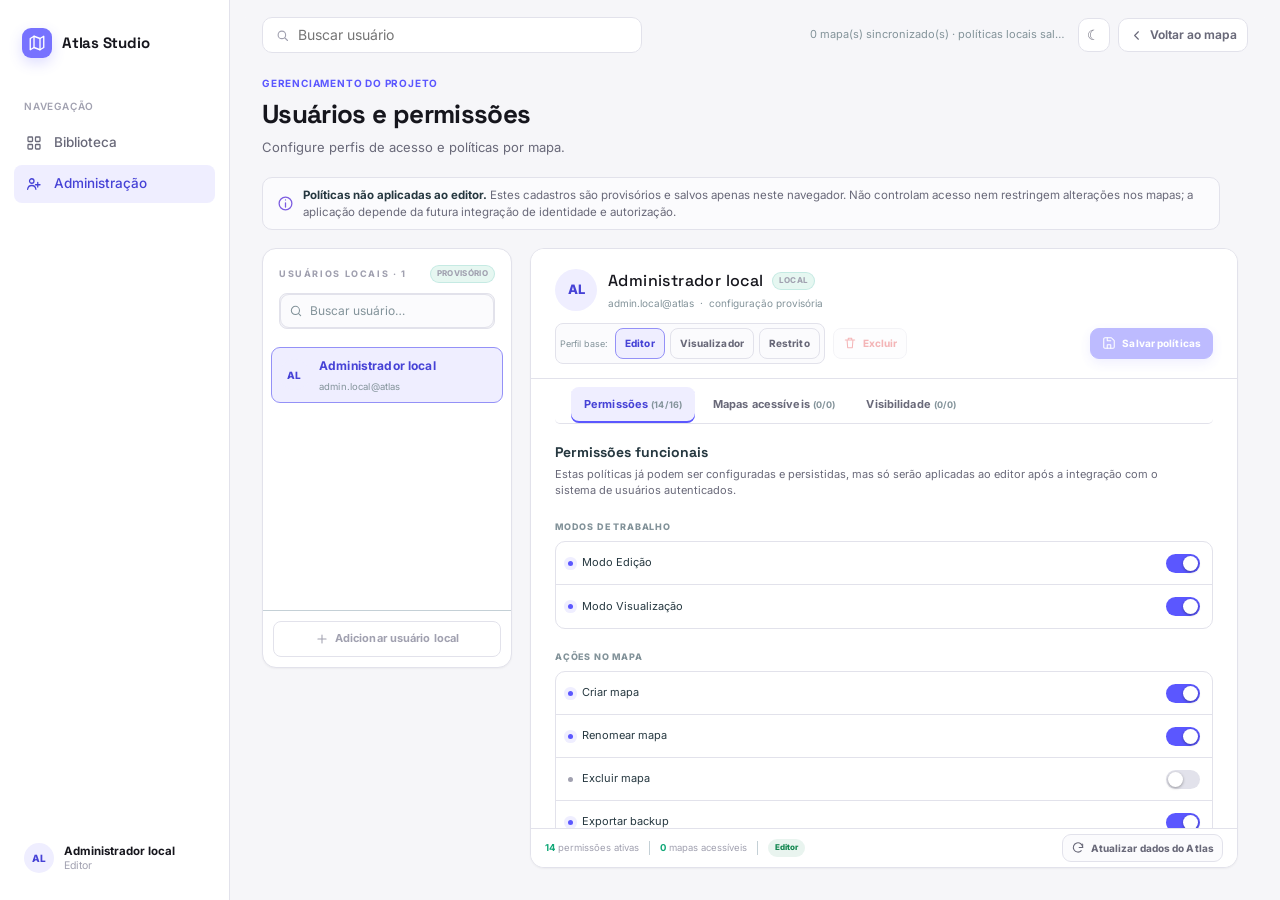
<file: admin.html>
<!DOCTYPE html>
<html lang="pt-BR">
<head>
  <meta charset="UTF-8">
  <meta name="viewport" content="width=device-width, initial-scale=1.0">
  <title>Atlas Studio — Administração</title>

  <script>
    try {
      if (localStorage.getItem("temaInterface") !== "escuro") {
        document.documentElement.classList.add("tema-claro");
      }
    } catch (erro) {}
  </script>

  <link rel="shortcut icon" type="image/x-icon" href="./favicon.ico">
  <link rel="icon" type="image/png" sizes="32x32" href="./favicon-32.png">
  <link rel="icon" type="image/svg+xml" href="./favicon.svg">
  <link rel="preconnect" href="https://fonts.googleapis.com">
  <link rel="preconnect" href="https://fonts.gstatic.com" crossorigin>
  <link href="https://fonts.googleapis.com/css2?family=Inter:wght@400;500;600;700&family=Space+Grotesk:wght@500;600;700&family=JetBrains+Mono:wght@400;500&display=swap" rel="stylesheet">
  <link rel="stylesheet" href="css/admin.css">
  <link rel="stylesheet" href="css/atlas-theme.css">
  <link rel="stylesheet" href="css/shared-components.css">
  <link rel="stylesheet" href="css/controls.css">
  <link rel="stylesheet" href="css/studio-interface.css">
</head>

<body class="admin-shell">
  <aside class="admin-app-sidebar">
    <a class="admin-brand" href="index.html#projetos" aria-label="Abrir meus projetos no Atlas Studio">
      <span class="admin-brand-mark" aria-hidden="true">
        <svg viewBox="0 0 24 24">
          <path d="m3 6 5-3 8 3 5-3v15l-5 3-8-3-5 3Z"></path>
          <path d="M8 3v15M16 6v15"></path>
        </svg>
      </span>
      <span>Atlas Studio</span>
    </a>

    <nav class="admin-app-nav" aria-label="Navegação principal">
      <span>Navegação</span>
      <a href="index.html#projetos" aria-label="Biblioteca">
        <svg aria-hidden="true" viewBox="0 0 24 24"><rect x="4" y="4" width="6" height="6" rx="1"></rect><rect x="14" y="4" width="6" height="6" rx="1"></rect><rect x="4" y="14" width="6" height="6" rx="1"></rect><rect x="14" y="14" width="6" height="6" rx="1"></rect></svg>
        Biblioteca
      </a>
      <a class="active" href="admin.html" aria-current="page" aria-label="Administração">
        <svg aria-hidden="true" viewBox="0 0 24 24"><circle cx="9" cy="8" r="3"></circle><path d="M3.5 19c.5-3.2 2.3-5 5.5-5s5 1.8 5.5 5M17 10v6M14 13h6"></path></svg>
        Administração
      </a>
    </nav>

    <div class="admin-app-user">
      <span class="admin-avatar">AL</span>
      <span><strong>Administrador local</strong><small>Editor</small></span>
    </div>
  </aside>

  <div class="admin-workspace">
  <header class="admin-topbar">
    <label class="admin-global-search">
      <svg aria-hidden="true" viewBox="0 0 24 24"><circle cx="11" cy="11" r="6"></circle><path d="m16 16 4 4"></path></svg>
      <input id="adminGlobalSearch" type="search" placeholder="Buscar usuário" aria-label="Buscar usuário">
    </label>

    <div class="admin-top-actions">
      <span id="adminSyncState" class="admin-sync-state">Carregando dados locais…</span>
      <button id="adminTheme" class="admin-icon-button" type="button" title="Ativar modo claro" aria-label="Ativar modo claro">
        <span class="admin-theme-icon" aria-hidden="true">☼</span>
      </button>
       <a class="admin-back" href="index.html">
        <svg aria-hidden="true" viewBox="0 0 24 24"><path d="m15 18-6-6 6-6"></path></svg>
        <span>Voltar ao mapa</span>
      </a>
    </div>
  </header>

  <section class="admin-page-heading">
    <div>
      <p>Gerenciamento do projeto</p>
      <h1>Usuários e permissões</h1>
      <span>Configure perfis de acesso e políticas por mapa.</span>
    </div>
    <div id="adminProjectContext" class="admin-project-context" hidden></div>
  </section>

  <section class="integration-notice" aria-label="Estado da integração">
    <svg aria-hidden="true" viewBox="0 0 24 24"><circle cx="12" cy="12" r="9"></circle><path d="M12 11v6M12 7h.01"></path></svg>
    <p>
      <strong>Políticas não aplicadas ao editor.</strong>
      Estes cadastros são provisórios e salvos apenas neste navegador. Não controlam acesso nem restringem alterações nos mapas; a aplicação depende da futura integração de identidade e autorização.
    </p>
  </section>

  <div class="admin-layout">
    <aside class="admin-sidebar" aria-label="Usuários">
      <div class="admin-sidebar-head">
        <div class="admin-sidebar-title-row">
          <p id="adminUserCount" class="admin-eyebrow">Usuários locais · 0</p>
          <span class="source-chip">Provisório</span>
        </div>

        <label class="admin-search" for="adminUserSearch">
          <svg aria-hidden="true" viewBox="0 0 24 24"><circle cx="11" cy="11" r="7"></circle><path d="m20 20-4-4"></path></svg>
          <input id="adminUserSearch" type="search" autocomplete="off" placeholder="Buscar usuário…">
        </label>
      </div>

      <div id="adminUserList" class="admin-user-list"></div>

      <div class="admin-sidebar-foot">
        <button id="adminAddUser" class="admin-add-button" type="button">
          <svg aria-hidden="true" viewBox="0 0 24 24"><path d="M12 5v14M5 12h14"></path></svg>
          Adicionar usuário local
        </button>
      </div>
    </aside>

    <main class="admin-main">
      <header class="admin-main-head">
        <div class="admin-person">
          <div id="adminWhoAvatar" class="admin-avatar large">AL</div>
          <div class="admin-person-copy">
            <div class="admin-person-title-row">
              <h1 id="adminWhoName">Administrador local</h1>
              <span id="adminWhoSource" class="source-chip">Local</span>
            </div>
            <p><span id="adminWhoEmail">admin.local@atlas</span><span aria-hidden="true">·</span><span id="adminWhoStatus">configuração provisória</span></p>
          </div>
        </div>

        <div class="admin-head-actions">
          <div class="profile-group" aria-label="Perfil base">
            <span>Perfil base:</span>
            <button class="profile-button editor" data-profile="editor" type="button">Editor</button>
            <button class="profile-button visualizador" data-profile="visualizador" type="button">Visualizador</button>
            <button class="profile-button restrito" data-profile="restrito" type="button">Restrito</button>
          </div>

          <button id="adminDeleteUser" class="admin-delete-button" type="button" title="Excluir usuário local">
            <svg aria-hidden="true" viewBox="0 0 24 24"><path d="M4 7h16M9 7V4h6v3M7 7l1 13h8l1-13"></path></svg>
            <span>Excluir</span>
          </button>

          <button id="adminSave" class="admin-save-button" type="button" disabled>
            <svg aria-hidden="true" viewBox="0 0 24 24"><path d="M19 21H5a2 2 0 0 1-2-2V5a2 2 0 0 1 2-2h11l5 5v11a2 2 0 0 1-2 2Z"></path><path d="M9 21v-6h6v6M9 3v5h6"></path></svg>
            Salvar políticas
          </button>
        </div>
      </header>

      <nav class="admin-tabs" aria-label="Configurações administrativas">
        <button class="admin-tab active" data-tab="permissions" type="button">Permissões <span id="adminPermissionCount">(0/0)</span></button>
        <button class="admin-tab" data-tab="maps" type="button">Mapas acessíveis <span id="adminMapCount">(0/0)</span></button>
        <button class="admin-tab" data-tab="visibility" type="button">Visibilidade <span id="adminVisibilityCount">(0/0)</span></button>
      </nav>

      <section id="adminPermissionsPanel" class="admin-content" data-panel="permissions"></section>
      <section id="adminMapsPanel" class="admin-content" data-panel="maps" hidden></section>
      <section id="adminVisibilityPanel" class="admin-content" data-panel="visibility" hidden></section>

      <footer class="admin-statusbar">
        <span><b id="adminStatPermissions">0</b> permissões ativas</span>
        <span class="status-separator" aria-hidden="true"></span>
        <span><b id="adminStatMaps">0</b> mapas acessíveis</span>
        <span class="status-separator" aria-hidden="true"></span>
        <span id="adminStatProfile" class="profile-status editor">Editor</span>
        <span class="status-spacer"></span>
        <button id="adminRefreshMaps" class="admin-refresh-button" type="button">
          <svg aria-hidden="true" viewBox="0 0 24 24"><path d="M20 11a8 8 0 1 0-2.3 5.7"></path><path d="M20 5v6h-6"></path></svg>
          Atualizar dados do Atlas
        </button>
      </footer>
    </main>
  </div>
  </div>

  <dialog id="adminUserDialog" class="admin-dialog">
    <form id="adminUserForm" method="dialog">
      <header>
        <div>
          <span class="admin-eyebrow">Cadastro provisório</span>
          <h2>Adicionar usuário local</h2>
        </div>
        <button id="adminCloseUserDialog" class="dialog-close" type="button" aria-label="Fechar">×</button>
      </header>

      <p class="dialog-help">Este cadastro poderá ser substituído pelo usuário correspondente quando a integração de identidade estiver disponível.</p>

      <label class="admin-field">
        <span>Nome</span>
        <input id="adminUserName" name="name" type="text" required maxlength="100" autocomplete="off" placeholder="Nome do usuário">
      </label>

      <label class="admin-field">
        <span>E-mail</span>
        <input id="adminUserEmail" name="email" type="email" required maxlength="160" autocomplete="off" placeholder="usuario@exemplo.com">
      </label>

      <label class="admin-field">
        <span>Perfil inicial</span>
        <select id="adminUserProfile" name="profile">
          <option value="restrito">Restrito</option>
          <option value="visualizador">Visualizador</option>
          <option value="editor">Editor</option>
        </select>
      </label>

      <footer>
        <button id="adminCancelUser" class="dialog-secondary" type="button">Cancelar</button>
        <button class="dialog-primary" type="submit">Adicionar usuário</button>
      </footer>
    </form>
  </dialog>

  <div id="adminToast" class="admin-toast" role="status" aria-live="polite"></div>

  <script src="js/system-dialog.js"></script>
  <script src="js/admin.js"></script>
</body>
</html>
</file>
<file: css/admin.css>
:root {
  color-scheme: dark;
  --admin-bg: #0a0f14;
  --admin-panel: #10171d;
  --admin-panel-2: #151e25;
  --admin-border: #2a3740;
  --admin-border-soft: #202c34;
  --admin-text: #e4ebef;
  --admin-muted: #8c9ca6;
  --admin-faint: #61737e;
  --admin-accent: #16d7ec;
  --admin-accent-soft: rgba(22, 215, 236, .1);
  --admin-green: #35da83;
  --admin-green-soft: rgba(53, 218, 131, .1);
  --admin-purple: #b19af8;
  --admin-purple-soft: rgba(177, 154, 248, .11);
  --admin-red: #ef6b76;
  --admin-red-soft: rgba(239, 107, 118, .11);
  --admin-shadow: 0 20px 48px rgba(0, 0, 0, .4);
  --admin-radius: 9px;
  font-family: -apple-system, BlinkMacSystemFont, "Segoe UI", Inter, Roboto, Helvetica, Arial, sans-serif;
  font-size: 15px;
}

:root.tema-claro {
  color-scheme: light;
  --admin-bg: #edf2f4;
  --admin-panel: #f9fbfc;
  --admin-panel-2: #f1f5f7;
  --admin-border: #c4d0d6;
  --admin-border-soft: #d7e0e4;
  --admin-text: #263840;
  --admin-muted: #61747d;
  --admin-faint: #83939a;
  --admin-accent: #007f91;
  --admin-accent-soft: rgba(0, 127, 145, .09);
  --admin-green: #148751;
  --admin-green-soft: rgba(20, 135, 81, .09);
  --admin-purple: #7255bd;
  --admin-purple-soft: rgba(114, 85, 189, .09);
  --admin-red: #c43e4a;
  --admin-red-soft: rgba(196, 62, 74, .09);
  --admin-shadow: 0 20px 45px rgba(42, 61, 70, .2);
}

* {
  box-sizing: border-box;
}

html,
body {
  width: 100%;
  height: 100%;
}

body {
  margin: 0;
  background: var(--admin-bg);
  color: var(--admin-text);
  -webkit-font-smoothing: antialiased;
}

button,
input,
select {
  font: inherit;
}

button,
a {
  -webkit-tap-highlight-color: transparent;
}

button {
  color: inherit;
}

svg {
  fill: none;
  stroke: currentColor;
  stroke-linecap: round;
  stroke-linejoin: round;
  stroke-width: 1.8;
}

[hidden] {
  display: none !important;
}

:focus-visible {
  outline: 2px solid var(--admin-accent);
  outline-offset: 2px;
}

::selection {
  background: var(--admin-accent-soft);
}

.admin-shell {
  display: grid;
  grid-template-rows: 54px auto minmax(0, 1fr);
  overflow: hidden;
}

.admin-topbar {
  position: relative;
  z-index: 10;
  display: flex;
  align-items: center;
  gap: 9px;
  min-width: 0;
  padding: 0 16px;
  border-bottom: 1px solid var(--admin-border);
  background: var(--admin-panel);
}

.admin-brand {
  display: flex;
  align-items: center;
  gap: 9px;
  color: var(--admin-text);
  font-family: Georgia, "Times New Roman", serif;
  font-size: 17px;
  text-decoration: none;
  white-space: nowrap;
}

.admin-brand-mark {
  width: 28px;
  height: 28px;
  display: grid;
  place-items: center;
  color: var(--admin-muted);
}

.admin-brand-mark svg {
  width: 23px;
  height: 23px;
}

.admin-top-actions {
  min-width: 0;
  display: flex;
  align-items: center;
  gap: 8px;
  margin-left: auto;
}

.admin-sync-state {
  max-width: 260px;
  overflow: hidden;
  color: var(--admin-faint);
  font-size: 11px;
  text-overflow: ellipsis;
  white-space: nowrap;
}

.admin-sync-state.pending {
  color: var(--admin-accent);
}

.admin-icon-button,
.admin-back {
  height: 32px;
  display: inline-flex;
  align-items: center;
  justify-content: center;
  border: 1px solid var(--admin-border);
  border-radius: 6px;
  background: var(--admin-panel-2);
  color: var(--admin-muted);
}

.admin-icon-button {
  width: 32px;
  padding: 0;
  cursor: pointer;
}

.admin-back {
  gap: 6px;
  padding: 0 10px;
  font-size: 12px;
  font-weight: 650;
  text-decoration: none;
}

.admin-back svg {
  width: 15px;
  height: 15px;
}

.admin-icon-button:hover,
.admin-back:hover {
  border-color: var(--admin-faint);
  color: var(--admin-text);
}

.integration-notice {
  display: flex;
  align-items: center;
  gap: 9px;
  min-height: 39px;
  padding: 7px 16px;
  border-bottom: 1px solid color-mix(in srgb, var(--admin-accent) 22%, var(--admin-border));
  background: var(--admin-accent-soft);
  color: var(--admin-muted);
}

.integration-notice svg {
  width: 17px;
  height: 17px;
  flex: 0 0 auto;
  color: var(--admin-accent);
}

.integration-notice p {
  margin: 0;
  font-size: 11.5px;
  line-height: 1.4;
}

.integration-notice strong {
  color: var(--admin-text);
}

.admin-layout {
  min-width: 0;
  min-height: 0;
  display: grid;
  grid-template-columns: 258px minmax(0, 1fr);
}

.admin-sidebar {
  min-height: 0;
  display: flex;
  flex-direction: column;
  border-right: 1px solid var(--admin-border);
  background: var(--admin-panel);
}

.admin-sidebar-head {
  padding: 15px 13px 11px;
}

.admin-sidebar-title-row {
  display: flex;
  align-items: center;
  justify-content: space-between;
  gap: 8px;
  margin-bottom: 10px;
}

.admin-eyebrow {
  margin: 0;
  color: var(--admin-faint);
  font-size: 9px;
  font-weight: 750;
  letter-spacing: .09em;
  text-transform: uppercase;
}

.source-chip {
  display: inline-flex;
  align-items: center;
  min-height: 18px;
  padding: 1px 6px;
  border: 1px solid var(--admin-border);
  border-radius: 99px;
  color: var(--admin-faint);
  font-size: 8px;
  font-weight: 750;
  letter-spacing: .04em;
  text-transform: uppercase;
  white-space: nowrap;
}

.admin-search {
  position: relative;
  display: block;
}

.admin-search svg {
  position: absolute;
  top: 50%;
  left: 9px;
  width: 14px;
  height: 14px;
  color: var(--admin-faint);
  transform: translateY(-50%);
  pointer-events: none;
}

.admin-search input,
.admin-field input,
.admin-field select {
  width: 100%;
  border: 1px solid var(--admin-border);
  border-radius: 7px;
  outline: none;
  background: var(--admin-panel-2);
  color: var(--admin-text);
}

.admin-search input {
  height: 34px;
  padding: 0 10px 0 29px;
  font-size: 12px;
}

.admin-search input::placeholder,
.admin-field input::placeholder {
  color: var(--admin-faint);
}

.admin-search input:focus,
.admin-field input:focus,
.admin-field select:focus {
  border-color: var(--admin-accent);
  box-shadow: 0 0 0 2px var(--admin-accent-soft);
}

.admin-user-list {
  flex: 1 1 auto;
  min-height: 0;
  padding: 3px 7px 10px;
  overflow-y: auto;
}

.admin-user-item {
  width: 100%;
  display: grid;
  grid-template-columns: 31px minmax(0, 1fr) auto;
  align-items: center;
  gap: 9px;
  min-height: 51px;
  padding: 7px;
  border: 1px solid transparent;
  border-radius: 8px;
  background: transparent;
  color: var(--admin-muted);
  text-align: left;
  cursor: pointer;
}

.admin-user-item:hover {
  background: var(--admin-panel-2);
}

.admin-user-item.active {
  border-color: color-mix(in srgb, var(--admin-accent) 34%, transparent);
  background: var(--admin-accent-soft);
  color: var(--admin-text);
}

.admin-avatar {
  width: 31px;
  height: 31px;
  display: grid;
  place-items: center;
  flex: 0 0 auto;
  border: 1px solid var(--admin-border);
  border-radius: 50%;
  background: var(--admin-panel-2);
  color: var(--admin-muted);
  font-size: 10px;
  font-weight: 800;
}

.admin-user-item.active .admin-avatar {
  border-color: transparent;
  background: color-mix(in srgb, var(--admin-accent) 22%, var(--admin-panel-2));
  color: var(--admin-accent);
}

.admin-avatar.large {
  width: 42px;
  height: 42px;
  font-size: 13px;
}

.admin-user-copy {
  min-width: 0;
}

.admin-user-name,
.admin-user-email {
  overflow: hidden;
  text-overflow: ellipsis;
  white-space: nowrap;
}

.admin-user-name {
  color: inherit;
  font-size: 12px;
  font-weight: 700;
}

.admin-user-email {
  margin-top: 2px;
  color: var(--admin-faint);
  font-size: 9.5px;
}

.profile-badge {
  padding: 3px 6px;
  border-radius: 99px;
  font-size: 8px;
  font-weight: 800;
  white-space: nowrap;
}

.profile-badge.editor,
.profile-status.editor {
  background: var(--admin-green-soft);
  color: var(--admin-green);
}

.profile-badge.visualizador,
.profile-status.visualizador {
  background: var(--admin-purple-soft);
  color: var(--admin-purple);
}

.profile-badge.restrito,
.profile-status.restrito {
  background: var(--admin-red-soft);
  color: var(--admin-red);
}

.admin-empty-users {
  padding: 18px 10px;
  color: var(--admin-faint);
  font-size: 11px;
  line-height: 1.45;
  text-align: center;
}

.admin-sidebar-foot {
  padding: 10px;
  border-top: 1px solid var(--admin-border);
}

.admin-add-button {
  width: 100%;
  min-height: 36px;
  display: flex;
  align-items: center;
  justify-content: center;
  gap: 6px;
  border: 1px dashed var(--admin-border);
  border-radius: 7px;
  background: transparent;
  color: var(--admin-muted);
  font-size: 11px;
  font-weight: 700;
  cursor: pointer;
}

.admin-add-button svg {
  width: 14px;
  height: 14px;
}

.admin-add-button:hover {
  border-color: var(--admin-accent);
  background: var(--admin-accent-soft);
  color: var(--admin-text);
}

.admin-main {
  min-width: 0;
  min-height: 0;
  display: grid;
  grid-template-rows: auto auto minmax(0, 1fr) auto;
}

.admin-main-head {
  display: flex;
  align-items: center;
  justify-content: space-between;
  gap: 18px;
  min-height: 78px;
  padding: 14px 22px;
  border-bottom: 1px solid var(--admin-border);
  background: var(--admin-bg);
}

.admin-person {
  min-width: 0;
  display: flex;
  align-items: center;
  gap: 11px;
}

.admin-person-copy {
  min-width: 0;
}

.admin-person-title-row {
  display: flex;
  align-items: center;
  gap: 8px;
}

.admin-person h1 {
  max-width: 330px;
  margin: 0;
  overflow: hidden;
  color: var(--admin-text);
  font-size: 15px;
  font-weight: 750;
  text-overflow: ellipsis;
  white-space: nowrap;
}

.admin-person p {
  display: flex;
  align-items: center;
  gap: 6px;
  max-width: 420px;
  margin: 3px 0 0;
  overflow: hidden;
  color: var(--admin-faint);
  font-size: 10px;
  text-overflow: ellipsis;
  white-space: nowrap;
}

.admin-head-actions {
  display: flex;
  align-items: center;
  justify-content: flex-end;
  gap: 8px;
  flex-wrap: wrap;
}

.profile-group {
  display: flex;
  align-items: center;
  gap: 5px;
}

.profile-group > span {
  margin-right: 2px;
  color: var(--admin-faint);
  font-size: 9px;
}

.profile-button,
.admin-delete-button,
.admin-save-button,
.admin-refresh-button {
  min-height: 31px;
  border-radius: 6px;
  font-size: 10px;
  font-weight: 750;
  cursor: pointer;
}

.profile-button {
  padding: 0 9px;
  border: 1px solid var(--admin-border);
  background: transparent;
  color: var(--admin-muted);
}

.profile-button:hover {
  border-color: var(--admin-faint);
  color: var(--admin-text);
}

.profile-button.selected.editor {
  border-color: var(--admin-green);
  background: var(--admin-green-soft);
  color: var(--admin-green);
}

.profile-button.selected.visualizador {
  border-color: var(--admin-purple);
  background: var(--admin-purple-soft);
  color: var(--admin-purple);
}

.profile-button.selected.restrito {
  border-color: var(--admin-red);
  background: var(--admin-red-soft);
  color: var(--admin-red);
}

.admin-delete-button,
.admin-save-button,
.admin-refresh-button {
  display: inline-flex;
  align-items: center;
  justify-content: center;
  gap: 6px;
}

.admin-delete-button svg,
.admin-save-button svg,
.admin-refresh-button svg {
  width: 14px;
  height: 14px;
}

.admin-delete-button {
  padding: 0 9px;
  border: 1px solid color-mix(in srgb, var(--admin-red) 45%, var(--admin-border));
  background: transparent;
  color: var(--admin-red);
}

.admin-delete-button:hover:not(:disabled) {
  background: var(--admin-red-soft);
}

.admin-save-button {
  min-width: 116px;
  padding: 0 11px;
  border: 1px solid color-mix(in srgb, var(--admin-green) 55%, transparent);
  background: var(--admin-green-soft);
  color: var(--admin-green);
}

.admin-save-button:hover:not(:disabled) {
  background: color-mix(in srgb, var(--admin-green) 17%, transparent);
}

.admin-delete-button:disabled,
.admin-save-button:disabled,
.admin-refresh-button:disabled {
  opacity: .4;
  cursor: default;
}

.admin-tabs {
  display: flex;
  gap: 22px;
  min-height: 43px;
  padding: 0 22px;
  border-bottom: 1px solid var(--admin-border);
  background: var(--admin-bg);
}

.admin-tab {
  min-height: 43px;
  padding: 0 2px;
  border: 0;
  border-bottom: 2px solid transparent;
  background: transparent;
  color: var(--admin-faint);
  font-size: 11px;
  font-weight: 700;
  cursor: pointer;
}

.admin-tab:hover {
  color: var(--admin-muted);
}

.admin-tab.active {
  border-bottom-color: var(--admin-accent);
  color: var(--admin-text);
}

.admin-tab span {
  color: var(--admin-faint);
  font-size: 9px;
}

.admin-content {
  grid-row: 3;
  min-width: 0;
  min-height: 0;
  padding: 18px 22px 48px;
  overflow-y: auto;
  scrollbar-width: thin;
  scrollbar-color: var(--admin-border) transparent;
}

.admin-section-title {
  margin: 21px 0 8px;
  color: var(--admin-faint);
  font-size: 9px;
  font-weight: 800;
  letter-spacing: .09em;
  text-transform: uppercase;
}

.admin-section-title:first-child {
  margin-top: 0;
}

.permission-card,
.visibility-map {
  overflow: hidden;
  border: 1px solid var(--admin-border-soft);
  border-radius: var(--admin-radius);
  background: var(--admin-panel);
}

.permission-row {
  min-height: 43px;
  display: flex;
  align-items: center;
  justify-content: space-between;
  gap: 12px;
  padding: 8px 12px;
  border-bottom: 1px solid var(--admin-border-soft);
}

.permission-row:last-child {
  border-bottom: 0;
}

.permission-copy {
  display: flex;
  align-items: center;
  gap: 9px;
  min-width: 0;
}

.permission-dot {
  width: 5px;
  height: 5px;
  flex: 0 0 auto;
  border-radius: 50%;
  background: var(--admin-faint);
}

.permission-row.on .permission-dot {
  background: var(--admin-accent);
  box-shadow: 0 0 7px color-mix(in srgb, var(--admin-accent) 55%, transparent);
}

.permission-name {
  color: var(--admin-text);
  font-size: 11px;
}

.admin-switch {
  position: relative;
  width: 34px;
  height: 19px;
  flex: 0 0 auto;
  padding: 0;
  border: 0;
  border-radius: 99px;
  background: var(--admin-border);
  cursor: pointer;
  transition: background 160ms ease;
}

.admin-switch::after {
  content: "";
  position: absolute;
  top: 2px;
  left: 2px;
  width: 15px;
  height: 15px;
  border-radius: 50%;
  background: #fff;
  box-shadow: 0 1px 3px rgba(0, 0, 0, .35);
  transition: transform 160ms ease;
}

.admin-switch.on {
  background: var(--admin-accent);
}

.admin-switch.on::after {
  transform: translateX(15px);
}

.admin-switch.mixed {
  background: color-mix(in srgb, var(--admin-accent) 52%, var(--admin-border));
}

.admin-switch.mixed::after {
  transform: translateX(7.5px);
}

.admin-switch.small {
  width: 29px;
  height: 17px;
}

.admin-switch.small::after {
  width: 13px;
  height: 13px;
}

.admin-switch.small.on::after {
  transform: translateX(12px);
}

.admin-switch:disabled {
  opacity: .42;
  cursor: default;
}

.admin-panel-intro {
  display: flex;
  align-items: flex-start;
  justify-content: space-between;
  gap: 16px;
  margin-bottom: 14px;
}

.admin-panel-intro h2 {
  margin: 0;
  color: var(--admin-text);
  font-size: 13px;
}

.admin-panel-intro p {
  max-width: 620px;
  margin: 4px 0 0;
  color: var(--admin-faint);
  font-size: 10px;
  line-height: 1.5;
}

.map-grid {
  display: grid;
  grid-template-columns: repeat(auto-fill, minmax(210px, 1fr));
  gap: 9px;
}

.map-card {
  min-width: 0;
  min-height: 64px;
  display: grid;
  grid-template-columns: 34px minmax(0, 1fr) auto;
  align-items: center;
  gap: 9px;
  padding: 9px;
  border: 1px solid var(--admin-border-soft);
  border-radius: var(--admin-radius);
  background: var(--admin-panel);
  color: var(--admin-muted);
  text-align: left;
  cursor: pointer;
}

.map-card:hover {
  border-color: var(--admin-faint);
}

.map-card.on {
  border-color: color-mix(in srgb, var(--admin-accent) 35%, var(--admin-border));
  background: var(--admin-accent-soft);
}

.map-card-icon {
  width: 34px;
  height: 34px;
  display: grid;
  place-items: center;
  border-radius: 7px;
  background: var(--admin-panel-2);
  color: var(--admin-faint);
}

.map-card.on .map-card-icon {
  background: color-mix(in srgb, var(--admin-accent) 12%, var(--admin-panel-2));
  color: var(--admin-accent);
}

.map-card-icon svg {
  width: 17px;
  height: 17px;
}

.map-card-copy {
  min-width: 0;
}

.map-card-name,
.map-card-meta {
  overflow: hidden;
  text-overflow: ellipsis;
  white-space: nowrap;
}

.map-card-name {
  color: var(--admin-text);
  font-size: 11px;
  font-weight: 750;
}

.map-card-meta {
  margin-top: 3px;
  color: var(--admin-faint);
  font-size: 8.5px;
}

.map-access-state {
  color: var(--admin-faint);
  font-size: 8px;
  font-weight: 800;
  letter-spacing: .04em;
  text-transform: uppercase;
}

.map-card.on .map-access-state {
  color: var(--admin-accent);
}

.visibility-map {
  margin-bottom: 11px;
}

.visibility-map-head {
  min-height: 36px;
  display: flex;
  align-items: center;
  justify-content: space-between;
  gap: 10px;
  padding: 7px 12px;
  border-bottom: 1px solid var(--admin-border-soft);
  background: var(--admin-panel-2);
}

.visibility-map-head strong {
  overflow: hidden;
  color: var(--admin-muted);
  font-size: 10px;
  text-overflow: ellipsis;
  white-space: nowrap;
}

.visibility-map-head span {
  flex: 0 0 auto;
  color: var(--admin-faint);
  font-size: 8.5px;
}

.visibility-category-row {
  min-height: 41px;
  display: grid;
  grid-template-columns: 22px minmax(0, 1fr) auto 34px;
  align-items: center;
  gap: 7px;
  padding: 7px 12px;
  border-bottom: 1px solid var(--admin-border-soft);
}

.visibility-chevron {
  width: 22px;
  height: 22px;
  display: grid;
  place-items: center;
  padding: 0;
  border: 0;
  background: transparent;
  color: var(--admin-faint);
  cursor: pointer;
}

.visibility-chevron svg {
  width: 13px;
  height: 13px;
  transition: transform 150ms ease;
}

.visibility-chevron.expanded svg {
  transform: rotate(90deg);
}

.visibility-category-name {
  overflow: hidden;
  color: var(--admin-text);
  font-size: 10.5px;
  font-weight: 700;
  text-overflow: ellipsis;
  white-space: nowrap;
}

.visibility-category-count {
  color: var(--admin-faint);
  font-size: 8.5px;
  white-space: nowrap;
}

.visibility-objects {
  background: var(--admin-bg);
}

.visibility-object-row {
  min-height: 36px;
  display: flex;
  align-items: center;
  justify-content: space-between;
  gap: 12px;
  padding: 6px 13px 6px 48px;
  border-bottom: 1px solid var(--admin-border-soft);
}

.visibility-object-row:last-child {
  border-bottom: 0;
}

.visibility-object-copy {
  min-width: 0;
  display: grid;
  gap: 2px;
}

.visibility-object-copy strong,
.visibility-object-copy small {
  overflow: hidden;
  text-overflow: ellipsis;
  white-space: nowrap;
}

.visibility-object-copy strong {
  color: var(--admin-muted);
  font-size: 9.5px;
  font-weight: 650;
}

.visibility-object-copy small {
  color: var(--admin-faint);
  font-size: 8px;
}

.admin-empty-state,
.admin-error-state {
  max-width: 560px;
  padding: 16px;
  border: 1px solid var(--admin-border);
  border-radius: var(--admin-radius);
  background: var(--admin-panel);
  color: var(--admin-faint);
  font-size: 10.5px;
  line-height: 1.55;
}

.admin-empty-state strong,
.admin-error-state strong {
  display: block;
  margin-bottom: 4px;
  color: var(--admin-text);
  font-size: 11px;
}

.admin-error-state {
  border-color: color-mix(in srgb, var(--admin-red) 42%, var(--admin-border));
}

.admin-statusbar {
  min-height: 39px;
  display: flex;
  align-items: center;
  gap: 10px;
  padding: 5px 14px;
  border-top: 1px solid var(--admin-border);
  background: var(--admin-panel);
  color: var(--admin-faint);
  font-size: 9.5px;
}

.admin-statusbar b {
  color: var(--admin-muted);
}

.status-separator {
  width: 1px;
  height: 14px;
  background: var(--admin-border);
}

.status-spacer {
  flex: 1;
}

.profile-status {
  padding: 3px 7px;
  border-radius: 99px;
  font-size: 8px;
  font-weight: 800;
}

.admin-refresh-button {
  min-height: 28px;
  padding: 0 8px;
  border: 1px solid var(--admin-border);
  background: transparent;
  color: var(--admin-muted);
}

.admin-refresh-button:hover:not(:disabled) {
  border-color: var(--admin-faint);
  color: var(--admin-text);
}

.admin-dialog {
  width: min(410px, calc(100vw - 28px));
  padding: 0;
  border: 1px solid var(--admin-border);
  border-radius: 11px;
  background: var(--admin-panel);
  color: var(--admin-text);
  box-shadow: var(--admin-shadow);
}

.admin-dialog::backdrop {
  background: rgba(2, 7, 10, .72);
  backdrop-filter: blur(2px);
}

.admin-dialog form {
  display: grid;
  gap: 13px;
  padding: 16px;
}

.admin-dialog header,
.admin-dialog footer {
  display: flex;
  align-items: center;
  justify-content: space-between;
  gap: 10px;
}

.admin-dialog h2 {
  margin: 3px 0 0;
  font-size: 15px;
}

.dialog-close {
  width: 30px;
  height: 30px;
  padding: 0;
  border: 1px solid var(--admin-border);
  border-radius: 6px;
  background: transparent;
  color: var(--admin-muted);
  font-size: 20px;
  cursor: pointer;
}

.dialog-help {
  margin: 0;
  color: var(--admin-faint);
  font-size: 10px;
  line-height: 1.5;
}

.admin-field {
  display: grid;
  gap: 5px;
  color: var(--admin-muted);
  font-size: 10px;
}

.admin-field input,
.admin-field select {
  height: 36px;
  padding: 0 9px;
  font-size: 11px;
}

.admin-dialog footer {
  justify-content: flex-end;
  padding-top: 3px;
}

.dialog-secondary,
.dialog-primary {
  min-height: 33px;
  padding: 0 12px;
  border-radius: 6px;
  font-size: 10px;
  font-weight: 750;
  cursor: pointer;
}

.dialog-secondary {
  border: 1px solid var(--admin-border);
  background: transparent;
  color: var(--admin-muted);
}

.dialog-primary {
  border: 1px solid color-mix(in srgb, var(--admin-green) 55%, transparent);
  background: var(--admin-green-soft);
  color: var(--admin-green);
}

.admin-toast {
  position: fixed;
  z-index: 100;
  bottom: 18px;
  left: 50%;
  max-width: calc(100vw - 30px);
  padding: 8px 13px;
  border: 1px solid var(--admin-accent);
  border-radius: 7px;
  background: var(--admin-panel-2);
  color: var(--admin-text);
  box-shadow: var(--admin-shadow);
  opacity: 0;
  pointer-events: none;
  transform: translate(-50%, 12px);
  transition: opacity 160ms ease, transform 160ms ease;
  font-size: 10.5px;
  font-weight: 700;
}

.admin-toast.show {
  opacity: 1;
  transform: translate(-50%, 0);
}

.admin-toast.error {
  border-color: var(--admin-red);
  color: var(--admin-red);
}

.admin-user-list::-webkit-scrollbar,
.admin-content::-webkit-scrollbar {
  width: 7px;
}

.admin-user-list::-webkit-scrollbar-thumb,
.admin-content::-webkit-scrollbar-thumb {
  border-radius: 99px;
  background: var(--admin-border);
}

@media (max-width: 1020px) {
  .admin-main-head {
    align-items: flex-start;
    flex-direction: column;
  }

  .admin-head-actions {
    width: 100%;
    justify-content: flex-start;
  }
}

@media (max-width: 760px) {
  .admin-shell {
    display: grid;
    grid-template-rows: 54px auto auto;
    min-height: 100dvh;
    height: auto;
    overflow-y: auto;
    overflow-x: hidden;
  }

  .admin-topbar {
    position: sticky;
    top: 0;
    height: 54px;
  }

  .admin-sync-state,
  .admin-back span {
    display: none;
  }

  .admin-layout {
    display: block;
    min-width: 0;
  }

  .admin-sidebar {
    max-height: 260px;
    border-right: 0;
    border-bottom: 1px solid var(--admin-border);
  }

  .admin-user-list {
    min-height: 80px;
  }

  .admin-main {
    width: 100%;
    min-width: 0;
    min-height: 680px;
  }

  .admin-main-head,
  .admin-tabs,
  .admin-content {
    padding-right: 13px;
    padding-left: 13px;
  }

  .admin-tabs {
    gap: 0;
    overflow: hidden;
  }

  .admin-tab {
    min-width: 0;
    flex: 1 1 0;
    padding-inline: 5px;
    line-height: 1.2;
    white-space: normal;
  }

  .profile-group {
    width: 100%;
    flex-wrap: wrap;
  }

  .admin-statusbar {
    flex-wrap: wrap;
  }
}

@media (max-width: 460px) {
  .integration-notice {
    align-items: flex-start;
  }

  .admin-topbar {
    padding-inline: 12px;
  }

  .admin-brand {
    font-size: 15px;
  }

  .admin-back {
    width: 34px;
    padding: 0;
  }

  .admin-back span {
    display: none;
  }

  .admin-person-title-row {
    align-items: flex-start;
    flex-direction: column;
  }

  .profile-group > span {
    width: 100%;
  }

  .admin-delete-button span,
  .admin-refresh-button {
    display: none;
  }
}
</file>
<file: css/atlas-theme.css>
/* Base visual Atlas: superfícies neutras e acento lilás. */

:root {
  color-scheme: dark;
  --atlas-bg: #080e18;
  --atlas-bg-deep: #050a12;
  --atlas-surface: #0d1420;
  --atlas-surface-2: #121a27;
  --atlas-surface-3: #182231;
  --atlas-border: #2a3442;
  --atlas-border-soft: #202a37;
  --atlas-text: #f2eee8;
  --atlas-muted: #9cacc1;
  --atlas-faint: #69788d;
  --atlas-gold: #7772ff;
  --atlas-gold-strong: #9793ff;
  --atlas-gold-soft: rgba(119, 114, 255, .14);
  --atlas-danger: #ff5f67;
  --atlas-shadow: 0 18px 50px rgba(0, 0, 0, .45);
  --ui-bg: var(--atlas-bg);
  --ui-panel: var(--atlas-surface);
  --ui-panel-2: var(--atlas-surface-2);
  --ui-panel-3: var(--atlas-surface-3);
  --ui-border: var(--atlas-border);
  --ui-border-soft: var(--atlas-border-soft);
  --ui-text: var(--atlas-text);
  --ui-muted: var(--atlas-muted);
  --inspector-accent: var(--atlas-gold);
  --inspector-border: var(--atlas-border);
  --map-canvas-bg: var(--atlas-bg-deep);
  --topbar-h: 56px;
  font-family: Inter, ui-sans-serif, -apple-system, BlinkMacSystemFont, "Segoe UI", sans-serif;
}

html,
body,
body.app-shell {
  background: var(--atlas-bg-deep);
  color: var(--atlas-text);
}

button,
input,
select,
textarea {
  font-family: inherit;
}

button {
  box-shadow: none;
}

::selection {
  background: rgba(91, 87, 255, .24);
}

:focus-visible {
  outline-color: var(--atlas-gold) !important;
}

/* Barra superior */
.topbar {
  min-height: var(--topbar-h);
  padding-inline: 18px;
  border-bottom-color: var(--atlas-border-soft);
  background: rgba(8, 14, 24, .97);
  box-shadow: 0 8px 24px rgba(0, 0, 0, .2);
  backdrop-filter: blur(16px);
}

.brand {
  min-width: 236px;
  gap: 10px;
}

.brand-mark {
  width: 26px;
  height: 32px;
  color: var(--atlas-gold);
}

.brand-mark svg {
  width: 21px;
  height: 21px;
  stroke-width: 1.9;
}

.brand-title {
  color: #f3f4f8;
  font-family: Georgia, "Times New Roman", serif;
  font-size: 19px;
  font-variant: small-caps;
  letter-spacing: .055em;
}

.map-search-wrap,
.project-top-search {
  width: clamp(250px, 30vw, 390px);
}

#buscaMapa,
.project-top-search,
.project-mobile-search {
  border-color: var(--atlas-border);
  background: #0a101a;
}

#buscaMapa {
  height: 36px;
  border-radius: 7px;
  color: var(--atlas-text);
}

#buscaMapa:hover,
#buscaMapa:focus {
  border-color: rgba(119, 114, 255, .58);
  box-shadow: 0 0 0 2px rgba(119, 114, 255, .1);
}

.map-list-button {
  height: 34px;
  background: #0a101a;
  border-left-color: var(--atlas-border-soft);
}

.map-list-button:hover,
.map-list-button[aria-expanded="true"] {
  color: var(--atlas-gold);
  background: var(--atlas-gold-soft);
}

.project-top-search {
  position: absolute;
  z-index: 5;
  top: 50%;
  left: 50%;
  height: 36px;
  display: flex;
  align-items: center;
  gap: 9px;
  padding: 0 12px;
  border: 1px solid var(--atlas-border);
  border-radius: 7px;
  transform: translate(-50%, -50%);
}

.project-top-search[hidden] {
  display: none !important;
}

.project-top-search svg,
.project-mobile-search svg {
  width: 17px;
  height: 17px;
  flex: 0 0 auto;
  fill: none;
  stroke: var(--atlas-muted);
  stroke-linecap: round;
  stroke-linejoin: round;
  stroke-width: 1.8;
}

.project-top-search input,
.project-mobile-search input {
  min-width: 0;
  flex: 1;
  border: 0;
  outline: 0;
  background: transparent;
  color: var(--atlas-text);
}

.project-top-search input::placeholder,
.project-mobile-search input::placeholder {
  color: var(--atlas-muted);
}

.top-button,
.top-mode-switch button,
.main-menu-trigger {
  border-color: var(--atlas-border);
  background: #0c131e;
  color: #aeb9c8;
}

.top-button:hover,
.top-mode-switch button:hover,
.top-mode-switch button.ativo {
  border-color: rgba(119, 114, 255, .48);
  background: var(--atlas-gold-soft);
  color: var(--atlas-gold-strong);
}

.main-command-menu {
  width: 290px;
  border-color: var(--atlas-border);
  border-radius: 9px;
  background: rgba(12, 19, 31, .985);
  box-shadow: var(--atlas-shadow);
}

.main-command-group {
  border-color: var(--atlas-border-soft);
}

.main-command-group-title {
  color: #8595aa;
}

.menu-command {
  color: #e6eaf0;
}

.menu-command:hover:not(:disabled),
.menu-command:focus-visible {
  border-color: rgba(119, 114, 255, .2);
  background: var(--atlas-gold-soft);
  color: #fff6e8;
}

.menu-command-icon,
.menu-command.menu-primary:not(:disabled) .menu-command-icon {
  color: var(--atlas-gold);
}

.menu-command-shortcut {
  color: #8795a8;
}

/* Gerenciador de projetos */
body.projects-visible {
  grid-template-rows: var(--topbar-h) minmax(0, 1fr) 0;
}

body.projects-visible .workspace,
body.projects-visible .statusbar {
  display: none !important;
}

.projects-view {
  min-width: 0;
  min-height: 0;
  overflow-y: auto;
  background:
    radial-gradient(circle at 50% -20%, rgba(48, 72, 110, .11), transparent 42%),
    var(--atlas-bg);
}

.projects-view[hidden] {
  display: none !important;
}

.projects-shell {
  width: min(1120px, calc(100% - 40px));
  margin: 0 auto;
  padding: 44px 0 64px;
}

.projects-heading {
  display: flex;
  align-items: flex-end;
  justify-content: space-between;
  gap: 24px;
  margin-bottom: 34px;
}

.projects-eyebrow {
  margin: 0 0 6px;
  color: var(--atlas-gold);
  font-size: 10px;
  font-weight: 750;
  letter-spacing: .12em;
  text-transform: uppercase;
}

.projects-heading h1,
.projects-empty h2,
.project-dialog h2 {
  margin: 0;
  color: #f3f4f8;
  font-family: Georgia, "Times New Roman", serif;
  font-weight: 500;
  text-transform: uppercase;
}

.projects-heading h1 {
  font-size: clamp(26px, 3vw, 36px);
  letter-spacing: .035em;
}

.projects-heading p:not(.projects-eyebrow) {
  margin: 6px 0 0;
  color: var(--atlas-muted);
  font-size: 14px;
}

.atlas-primary-button {
  min-height: 38px;
  display: inline-flex;
  align-items: center;
  justify-content: center;
  gap: 7px;
  padding: 0 17px;
  border: 1px solid var(--atlas-gold);
  border-radius: 7px;
  background: var(--atlas-gold);
  color: #ffffff;
  font-weight: 700;
}

.atlas-primary-button:hover,
.atlas-primary-button:focus-visible {
  background: var(--atlas-gold-strong);
  border-color: var(--atlas-gold-strong);
}

.project-mobile-search {
  display: none;
}

.projects-grid {
  display: grid;
  grid-template-columns: repeat(3, minmax(0, 1fr));
  gap: 15px;
}

.project-card {
  min-width: 0;
  overflow: hidden;
  border: 1px solid var(--atlas-border);
  border-radius: 11px;
  background: linear-gradient(150deg, #111a28, #0c131f 72%);
  box-shadow: 0 12px 28px rgba(0, 0, 0, .18);
  transition: border-color .15s ease, transform .15s ease;
}

.project-card:hover {
  border-color: rgba(119, 114, 255, .48);
  transform: translateY(-2px);
}

.project-card-open {
  width: 100%;
  display: grid;
  grid-template-columns: 46px minmax(0, 1fr);
  align-items: center;
  gap: 12px;
  padding: 17px;
  border: 0;
  background: transparent;
  color: inherit;
  text-align: left;
}

.project-card-icon {
  width: 46px;
  height: 46px;
  display: grid;
  place-items: center;
  border: 1px solid rgba(119, 114, 255, .28);
  border-radius: 9px;
  background: var(--atlas-gold-soft);
  color: var(--atlas-gold);
}

.project-card-icon svg {
  width: 24px;
  height: 24px;
  fill: none;
  stroke: currentColor;
  stroke-linecap: round;
  stroke-linejoin: round;
  stroke-width: 1.7;
}

.project-card-copy {
  min-width: 0;
  display: grid;
  gap: 5px;
}

.project-card-copy strong {
  overflow: hidden;
  color: #f3f4f8;
  font-family: Georgia, "Times New Roman", serif;
  font-size: 17px;
  text-overflow: ellipsis;
  white-space: nowrap;
}

.project-card-copy small {
  display: -webkit-box;
  overflow: hidden;
  color: var(--atlas-muted);
  font-size: 11px;
  line-height: 1.4;
  line-clamp: 2;
  -webkit-box-orient: vertical;
  -webkit-line-clamp: 2;
}

.project-card-stats {
  display: flex;
  flex-wrap: wrap;
  gap: 8px 13px;
  padding: 11px 17px;
  border-top: 1px solid var(--atlas-border-soft);
  border-bottom: 1px solid var(--atlas-border-soft);
  color: var(--atlas-faint);
  font-size: 10px;
}

.project-card-stats b {
  color: var(--atlas-muted);
}

.project-card-actions {
  display: flex;
  justify-content: flex-end;
  gap: 5px;
  padding: 8px 10px;
}

.project-card-actions button {
  min-height: 29px;
  padding: 0 9px;
  border: 1px solid transparent;
  border-radius: 6px;
  background: transparent;
  color: var(--atlas-muted);
  font-size: 10px;
}

.project-card-actions button:hover {
  border-color: var(--atlas-border);
  background: var(--atlas-surface-3);
  color: var(--atlas-text);
}

.project-card-actions .danger:hover {
  border-color: rgba(255, 95, 103, .25);
  background: rgba(255, 95, 103, .08);
  color: var(--atlas-danger);
}

.projects-empty {
  min-height: 315px;
  display: flex;
  flex-direction: column;
  align-items: center;
  justify-content: center;
  padding: 40px 20px;
  border: 1px dashed var(--atlas-border);
  border-radius: 9px;
  text-align: center;
}

.projects-empty[hidden] {
  display: none !important;
}

.projects-empty > svg {
  width: 38px;
  height: 38px;
  margin-bottom: 18px;
  fill: none;
  stroke: #7f8da0;
  stroke-linecap: round;
  stroke-linejoin: round;
  stroke-width: 1.7;
}

.projects-empty h2 {
  font-size: 20px;
}

.projects-empty p {
  max-width: 490px;
  margin: 10px 0 24px;
  color: var(--atlas-muted);
  line-height: 1.5;
}

.projects-no-results {
  margin: 60px 0;
  color: var(--atlas-muted);
  text-align: center;
}

/* Diálogo de Projeto */
.project-dialog {
  width: min(470px, calc(100vw - 28px));
  padding: 0;
  overflow: hidden;
  border: 1px solid var(--atlas-border);
  border-radius: 12px;
  background: var(--atlas-surface);
  color: var(--atlas-text);
  box-shadow: var(--atlas-shadow);
}

.project-dialog::backdrop {
  background: rgba(2, 5, 10, .74);
  backdrop-filter: blur(4px);
}

.project-dialog form {
  display: grid;
  gap: 16px;
  padding: 20px;
}

.project-dialog header,
.project-dialog footer {
  display: flex;
  align-items: center;
  justify-content: space-between;
  gap: 12px;
}

.project-dialog h2 {
  font-size: 20px;
}

.project-dialog-close {
  width: 32px;
  height: 32px;
  border: 1px solid var(--atlas-border);
  border-radius: 7px;
  background: transparent;
  color: var(--atlas-muted);
  font-size: 21px;
}

.project-dialog label {
  display: grid;
  gap: 7px;
  color: var(--atlas-muted);
  font-size: 12px;
}

.project-dialog label small {
  color: var(--atlas-faint);
}

.project-dialog input,
.project-dialog textarea {
  width: 100%;
  box-sizing: border-box;
  padding: 10px 11px;
  border: 1px solid var(--atlas-border);
  border-radius: 7px;
  outline: 0;
  background: #090f19;
  color: var(--atlas-text);
  resize: vertical;
}

.project-dialog input:focus,
.project-dialog textarea:focus {
  border-color: var(--atlas-gold);
  box-shadow: 0 0 0 2px var(--atlas-gold-soft);
}

.project-dialog footer {
  justify-content: flex-end;
}

.project-dialog footer > button:not(.atlas-primary-button) {
  min-height: 38px;
  padding: 0 14px;
  border: 1px solid var(--atlas-border);
  border-radius: 7px;
  background: var(--atlas-surface-2);
  color: var(--atlas-muted);
}

/* Editor e componentes existentes */
.workspace,
.map-stage,
#mapa,
.leaflet-container,
body.sem-mapa .map-stage,
body.sem-mapa #mapa,
body.sem-mapa .leaflet-container {
  background: var(--atlas-bg-deep) !important;
}

/* Retorno visual do gesto touch que abre o menu radial após 2 segundos. */
#mapa.touch-hold-pending::before {
  content: "";
  position: absolute;
  left: var(--touch-hold-x);
  top: var(--touch-hold-y);
  z-index: 1300;
  width: 34px;
  height: 34px;
  box-sizing: border-box;
  border: 3px solid rgba(91, 87, 255, .25);
  border-top-color: var(--atlas-gold);
  border-radius: 50%;
  pointer-events: none;
  transform: translate(-50%, -50%);
  animation: atlas-touch-hold 2s linear forwards;
}

@keyframes atlas-touch-hold {
  from {
    opacity: .65;
    transform: translate(-50%, -50%) scale(.72) rotate(0deg);
  }
  to {
    opacity: 1;
    transform: translate(-50%, -50%) scale(1) rotate(720deg);
  }
}

#painel.inspector {
  border-color: var(--atlas-border) !important;
  background: rgba(12, 19, 30, .985) !important;
  box-shadow: var(--atlas-shadow) !important;
}

#painel .inspector-titlebar {
  border-color: var(--atlas-border-soft);
  background: #101824;
}

.inspector-subtitle,
.texto-ajuda,
.campo small {
  color: var(--atlas-muted);
}

.campo input,
.campo select,
.campo textarea,
.grupo-opcoes input,
.grupo-opcoes select,
.campos-planilha {
  border-color: var(--atlas-border) !important;
  background: #080f19 !important;
  color: var(--atlas-text) !important;
}

.campo input:focus,
.campo select:focus,
.campo textarea:focus {
  outline-color: var(--atlas-gold);
  border-color: var(--atlas-gold) !important;
}

.destaque,
.primary-wide,
.mini-botao.destaque {
  border-color: rgba(119, 114, 255, .52) !important;
  background: var(--atlas-gold-soft) !important;
  color: var(--atlas-gold-strong) !important;
}

.main-command-menu,
.map-search-list,
.object-search-dialog,
.quick-create-bar,
.quick-create-popover,
.map-legend-trigger {
  border-color: var(--atlas-border);
  background: rgba(9, 15, 25, .97);
}

.map-search-option:hover,
.map-search-option:focus-visible,
.object-search-result:hover,
.object-search-result[aria-selected="true"] {
  background: var(--atlas-gold-soft);
  color: #f3f4f8;
}

.quick-create-type.ativo,
.quick-create-choice.ativo {
  border-color: rgba(119, 114, 255, .45);
  background: var(--atlas-gold-soft);
}

.map-legend-trigger:hover,
.map-legend-trigger:focus-visible {
  color: var(--atlas-gold-strong);
  border-color: rgba(119, 114, 255, .48);
}

.statusbar {
  border-color: var(--atlas-border-soft);
  background: #080e17;
  color: #8290a3;
}

.statusbar strong {
  color: var(--atlas-gold);
}

.toast {
  border: 1px solid var(--atlas-border);
  background: rgba(12, 19, 30, .98);
  color: var(--atlas-text);
  box-shadow: var(--atlas-shadow);
}

.object-popup-data-source span {
  min-width: 0;
  flex: 1 1 auto;
  line-clamp: 2;
}

/* Administração na mesma linguagem visual */
:root {
  --admin-bg: var(--atlas-bg-deep);
  --admin-panel: var(--atlas-surface);
  --admin-panel-2: var(--atlas-surface-2);
  --admin-border: var(--atlas-border);
  --admin-border-soft: var(--atlas-border-soft);
  --admin-text: var(--atlas-text);
  --admin-muted: var(--atlas-muted);
  --admin-faint: var(--atlas-faint);
  --admin-accent: var(--atlas-gold);
  --admin-accent-soft: var(--atlas-gold-soft);
  --admin-green: var(--atlas-gold);
  --admin-green-soft: var(--atlas-gold-soft);
}

.admin-topbar,
.admin-sidebar {
  background: var(--atlas-surface);
}

.admin-brand-mark,
.admin-save-button,
.admin-add-button {
  color: var(--atlas-gold);
}

.admin-user-item.active,
.admin-tab.active {
  border-color: rgba(119, 114, 255, .35);
  background: var(--atlas-gold-soft);
  color: var(--atlas-text);
}

/* Tablet */
@media (max-width: 1024px) {
  .projects-shell {
    width: min(820px, calc(100% - 32px));
    padding-top: 36px;
  }

  .projects-grid {
    grid-template-columns: repeat(2, minmax(0, 1fr));
  }

  .brand {
    min-width: 190px;
  }

  .brand-title {
    display: inline !important;
    font-size: 17px;
  }

  .map-search-wrap,
  .project-top-search {
    width: clamp(230px, 38vw, 350px);
  }

  #painel.inspector,
  body.modo-visualizacao:not(.painel-fechado) #painel.inspector {
    width: min(360px, calc(100% - 16px)) !important;
    min-width: min(360px, calc(100% - 16px)) !important;
  }
}

/* Celular e tablets estreitos */
@media (max-width: 700px) {
  :root {
    --topbar-h: 56px;
    --statusbar-h: 0px;
  }

  body.app-shell {
    grid-template-rows: var(--topbar-h) minmax(0, 1fr);
    min-height: 100dvh;
  }

  .topbar {
    gap: 8px;
    padding-inline: 12px;
  }

  .brand {
    min-width: 0;
  }

  .brand-title {
    display: inline !important;
    font-size: 16px;
  }

  .brand-mark {
    width: 22px;
  }

  .top-actions {
    margin-left: auto;
  }

  .topbar-map {
    display: none !important;
  }

  .project-top-search {
    display: none !important;
  }

  .main-command-menu {
    position: fixed;
    top: calc(var(--topbar-h) + 6px);
    right: 8px;
    width: min(310px, calc(100vw - 16px));
    max-height: calc(100dvh - var(--topbar-h) - 14px);
    overflow-y: auto;
  }

  .projects-shell {
    width: calc(100% - 28px);
    padding: 36px 0 42px;
  }

  .projects-heading {
    align-items: flex-start;
    flex-direction: column;
    gap: 16px;
    margin-bottom: 24px;
  }

  .projects-heading h1 {
    font-size: 29px;
  }

  .projects-heading p:not(.projects-eyebrow) {
    font-size: 13px;
    line-height: 1.45;
  }

  .project-mobile-search {
    min-height: 38px;
    display: flex;
    align-items: center;
    gap: 8px;
    margin-bottom: 28px;
    padding: 0 11px;
    border: 1px solid var(--atlas-border);
    border-radius: 7px;
  }

  .projects-grid {
    grid-template-columns: 1fr;
  }

  .projects-empty {
    min-height: 335px;
    padding: 34px 18px;
  }

  .projects-empty h2 {
    font-size: 19px;
  }

  .projects-empty p {
    font-size: 13px;
  }

  .workspace {
    min-height: 0;
    height: 100%;
  }

  .statusbar {
    display: none !important;
  }

  #painel.inspector,
  body.modo-visualizacao:not(.painel-fechado) #painel.inspector {
    position: absolute !important;
    inset: auto 7px 7px 7px !important;
    width: auto !important;
    min-width: 0 !important;
    height: min(72dvh, 620px) !important;
    max-height: calc(100% - 14px) !important;
    border: 1px solid var(--atlas-border) !important;
    border-radius: 13px !important;
    box-shadow: 0 -18px 48px rgba(0, 0, 0, .48) !important;
    transform-origin: bottom center;
  }

  #painel.inspector.aberto {
    animation: atlas-mobile-sheet-in 180ms ease-out both;
  }

  #painel .inspector-titlebar {
    min-height: 50px;
  }

  .quick-create-bar {
    right: 7px;
    bottom: 7px;
    left: 7px;
    max-width: none;
    transform: none;
  }

  .quick-create-types {
    max-width: none;
    flex: 1;
  }

  .map-legend-trigger {
    right: 8px;
    bottom: 8px;
  }

  .modal-caixa,
  .modal-dados {
    width: calc(100vw - 20px);
    max-height: calc(100dvh - 20px);
  }

  .project-dialog form {
    padding: 17px;
  }

  .admin-shell {
    min-height: 100dvh;
  }
}

@keyframes atlas-mobile-sheet-in {
  from {
    opacity: 0;
    transform: translateY(18px);
  }
  to {
    opacity: 1;
    transform: translateY(0);
  }
}

@media (max-width: 390px) {
  .brand-title {
    font-size: 14px;
  }

  .projects-heading h1 {
    font-size: 26px;
  }

  .atlas-primary-button {
    padding-inline: 13px;
  }
}

@media (prefers-reduced-motion: reduce) {
  *,
  *::before,
  *::after {
    scroll-behavior: auto !important;
    animation-duration: .01ms !important;
    animation-iteration-count: 1 !important;
    transition-duration: .01ms !important;
  }
}
</file>
<file: css/shared-components.css>
/* Componentes compartilhados: navegação, biblioteca, diálogos e Administração.
   Define variáveis de superfície e estados dos componentes nos dois temas. */

:root {
  color-scheme: dark;
  --component-ink-0: #0b121c;
  --component-ink-1: #0d1622;
  --component-ink-2: #101a28;
  --component-ink-3: #131f30;
  --component-ink-4: #1a2636;
  --component-line: #223247;
  --component-line-soft: rgba(143, 160, 181, .14);
  --component-paper: #f3f4f8;
  --component-text: #e9edf3;
  --component-muted: #8fa0b5;
  --component-faint: #5c7086;
  --component-accent: #7772ff;
  --component-accent-strong: #9793ff;
  --component-accent-soft: rgba(119, 114, 255, .14);
  --component-teal: #4fc3ad;
  --component-teal-soft: rgba(79, 195, 173, .11);
  --component-danger: #d9646b;
  --component-danger-soft: rgba(217, 100, 107, .12);
  --component-radius-xs: 5px;
  --component-radius-sm: 8px;
  --component-radius-md: 12px;
  --component-radius-lg: 18px;
  --component-shadow: 0 24px 70px rgba(0, 0, 0, .5);
  --component-shadow-small: 0 10px 30px rgba(0, 0, 0, .28);

  --atlas-bg: var(--component-ink-1);
  --atlas-bg-deep: var(--component-ink-0);
  --atlas-surface: var(--component-ink-2);
  --atlas-surface-2: var(--component-ink-3);
  --atlas-surface-3: var(--component-ink-4);
  --atlas-border: var(--component-line);
  --atlas-border-soft: var(--component-line-soft);
  --atlas-text: var(--component-text);
  --atlas-muted: var(--component-muted);
  --atlas-faint: var(--component-faint);
  --atlas-gold: var(--component-accent);
  --atlas-gold-strong: var(--component-accent-strong);
  --atlas-gold-soft: var(--component-accent-soft);
  --atlas-danger: var(--component-danger);
  --ui-bg: var(--component-ink-1);
  --ui-panel: var(--component-ink-2);
  --ui-panel-2: var(--component-ink-3);
  --ui-panel-3: var(--component-ink-4);
  --ui-border: var(--component-line);
  --ui-border-soft: var(--component-line-soft);
  --ui-text: var(--component-text);
  --ui-muted: var(--component-muted);
  --inspector-accent: var(--component-accent);
  --inspector-border: var(--component-line);
  --map-canvas-bg: var(--component-ink-0);
  --admin-bg: var(--component-ink-1);
  --admin-panel: var(--component-ink-2);
  --admin-panel-2: var(--component-ink-3);
  --admin-border: var(--component-line);
  --admin-border-soft: var(--component-line-soft);
  --admin-text: var(--component-text);
  --admin-muted: var(--component-muted);
  --admin-faint: var(--component-faint);
  --admin-accent: var(--component-accent);
  --admin-accent-soft: var(--component-accent-soft);
  --admin-green: var(--component-teal);
  --admin-green-soft: var(--component-teal-soft);
  --admin-red: var(--component-danger);
  --admin-red-soft: var(--component-danger-soft);
  --admin-purple: #ad91db;
  --admin-purple-soft: rgba(173, 145, 219, .12);
  --admin-shadow: var(--component-shadow);
  --admin-radius: var(--component-radius-sm);
}

:root.tema-claro {
  color-scheme: light;
  --component-ink-0: #f3f3f7;
  --component-ink-1: #f6f6f9;
  --component-ink-2: #ffffff;
  --component-ink-3: #fbfbfd;
  --component-ink-4: #f0f0f6;
  --component-line: #e2e2eb;
  --component-line-soft: rgba(51, 51, 76, .1);
  --component-paper: #16161d;
  --component-text: #16161d;
  --component-muted: #696979;
  --component-faint: #a1a1b0;
  --component-accent: #5b57ff;
  --component-accent-strong: #4642d6;
  --component-accent-soft: #efeeff;
  --component-teal: #12a878;
  --component-teal-soft: #e6f7f1;
  --component-danger: #e5484d;
  --component-danger-soft: #fdeceb;
  --component-shadow: 0 18px 46px rgba(20, 20, 30, .14);
  --component-shadow-small: 0 6px 20px rgba(20, 20, 30, .08);
  --admin-purple: #7255bd;
  --admin-purple-soft: rgba(114, 85, 189, .1);
}

html,
body,
body.app-shell,
.admin-shell {
  background: var(--component-ink-1);
  color: var(--component-text);
  font-family: Inter, "Segoe UI", Roboto, Helvetica, Arial, sans-serif;
}

body {
  -webkit-font-smoothing: antialiased;
}

button,
input,
select,
textarea {
  font: inherit;
}

button,
a,
input,
select,
textarea {
  transition: color .15s ease, background-color .15s ease, border-color .15s ease,
    box-shadow .15s ease, transform .15s ease;
}

:focus-visible {
  outline: none !important;
}

/* Barra de navegação superior. */
.topbar,
.admin-topbar {
  border-bottom: 1px solid var(--component-line);
  background: var(--component-ink-1);
  box-shadow: 0 5px 22px rgba(0, 0, 0, .2);
}

.topbar::after,
.admin-topbar::after {
  content: none;
}

.brand-title,
.admin-brand,
.projects-heading h1,
.project-dialog h2,
.projects-empty h2,
.admin-person h1,
.admin-dialog h2 {
  color: var(--component-paper);
  font-family: Georgia, "Times New Roman", serif;
  font-weight: 500;
  letter-spacing: .025em;
  text-transform: none;
}

.brand-mark,
.admin-brand-mark {
  color: var(--component-accent);
}

#buscaMapa,
.project-top-search,
.project-mobile-search,
.admin-search,
.campo input,
.campo select,
.campo textarea,
.grupo-opcoes input,
.grupo-opcoes select,
.project-dialog input,
.project-dialog textarea,
.admin-field input,
.admin-field select {
  border: 1px solid var(--component-line) !important;
  border-radius: var(--component-radius-sm);
  background: var(--component-ink-0) !important;
  color: var(--component-text) !important;
  box-shadow: inset 0 1px 0 rgba(255, 255, 255, .025);
}

#buscaMapa:focus,
.project-top-search:focus-within,
.project-mobile-search:focus-within,
.admin-search:focus-within,
.campo input:focus,
.campo select:focus,
.campo textarea:focus,
.project-dialog input:focus,
.project-dialog textarea:focus,
.admin-field input:focus,
.admin-field select:focus {
  border-color: var(--component-accent) !important;
  box-shadow: 0 0 0 3px var(--component-accent-soft) !important;
}

.top-button,
.top-mode-switch button,
.main-menu-trigger,
.admin-icon-button,
.admin-back {
  border-color: var(--component-line);
  border-radius: var(--component-radius-sm);
  background: var(--component-ink-2);
  color: var(--component-muted);
}

.top-button:hover,
.top-mode-switch button:hover,
.top-mode-switch button.ativo,
.admin-icon-button:hover,
.admin-back:hover {
  border-color: var(--component-faint);
  background: var(--component-ink-3);
  color: var(--component-text);
}

.main-menu-trigger[aria-expanded="true"] {
  border-color: var(--component-accent) !important;
  background: var(--component-accent-soft) !important;
  color: var(--component-accent-strong) !important;
}

/* Menu principal: grupos em blocos, ações comuns neutras. */
.main-command-menu {
  width: 310px;
  padding: 8px;
  border: 1px solid var(--component-line);
  border-radius: var(--component-radius-lg);
  background: color-mix(in srgb, var(--component-ink-1) 96%, transparent);
  box-shadow: var(--component-shadow);
  backdrop-filter: blur(20px) saturate(120%);
}

.main-command-menu::before {
  content: "";
  position: absolute;
  top: 0;
  left: 25px;
  width: 58px;
  height: 2px;
  background: var(--component-accent);
}

.main-command-group {
  gap: 3px;
  margin-top: 5px;
  padding: 8px;
  border: 1px solid var(--component-line-soft);
  border-radius: var(--component-radius-md);
  background: rgba(255, 255, 255, .018);
}

.main-command-group:first-child {
  margin-top: 0;
  padding-top: 8px;
  border: 1px solid var(--component-line-soft);
}

.main-command-group-title {
  padding: 2px 7px 6px;
  color: var(--component-faint);
  font-size: 9px;
  font-weight: 800;
  letter-spacing: .16em;
}

.menu-command {
  min-height: 39px;
  grid-template-columns: 30px minmax(0, 1fr) auto;
  padding: 5px 8px;
  border-radius: var(--component-radius-sm);
  color: var(--component-muted);
}

.menu-command-icon,
.menu-command.menu-primary:not(:disabled) .menu-command-icon {
  color: var(--component-faint);
}

.menu-command:hover:not(:disabled),
.menu-command:focus-visible {
  border-color: var(--component-line);
  background: var(--component-ink-3);
  color: var(--component-text);
  transform: translateX(2px);
}

.menu-command:hover:not(:disabled) .menu-command-icon {
  color: var(--component-text);
}

.menu-command-shortcut {
  border: 1px solid var(--component-line-soft);
  border-radius: 4px;
  background: var(--component-ink-0);
  color: var(--component-faint);
}

/* Criar mapa usa apenas tipografia de destaque, como a ação de exclusão. */
#novoMapa {
  border-color: transparent;
  background: transparent;
  color: var(--component-accent) !important;
}

#novoMapa .menu-command-icon {
  color: var(--component-accent) !important;
}

#novoMapa:hover,
#novoMapa:focus-visible {
  border-color: var(--component-line);
  background: var(--component-ink-3);
  color: var(--component-accent-strong) !important;
}

#novoMapa:hover .menu-command-icon,
#novoMapa:focus-visible .menu-command-icon {
  color: var(--component-accent-strong) !important;
}

/* Diálogos de sistema internos. */
.system-dialog {
  width: min(460px, calc(100vw - 28px));
  padding: 0;
  overflow: hidden;
  border: 1px solid var(--component-line);
  border-radius: var(--component-radius-lg);
  background: var(--component-ink-2);
  color: var(--component-text);
  box-shadow: var(--component-shadow);
}

.system-dialog::backdrop {
  background: rgba(3, 7, 10, .74);
  backdrop-filter: blur(4px);
}

.system-dialog-form {
  display: grid;
  gap: 18px;
  padding: 22px;
}

.system-dialog-header {
  display: flex;
  align-items: center;
  gap: 12px;
}

.system-dialog-mark {
  width: 38px;
  height: 38px;
  display: grid;
  flex: 0 0 auto;
  place-items: center;
  border: 1px solid color-mix(in srgb, var(--component-accent) 38%, var(--component-line));
  border-radius: 50%;
  background: var(--component-accent-soft);
  color: var(--component-accent);
}

.system-dialog-mark svg {
  width: 19px;
  height: 19px;
  fill: none;
  stroke: currentColor;
  stroke-linecap: round;
  stroke-linejoin: round;
  stroke-width: 1.6;
}

.system-dialog-eyebrow {
  margin: 0 0 3px;
  color: var(--component-faint);
  font-size: 9px;
  font-weight: 750;
  letter-spacing: .14em;
  text-transform: uppercase;
}

.system-dialog h2 {
  margin: 0;
  color: var(--component-text);
  font-family: Georgia, "Times New Roman", serif;
  font-size: 20px;
  font-weight: 500;
}

.system-dialog-message {
  margin: -5px 0 0;
  color: var(--component-muted);
  font-size: 13px;
  line-height: 1.55;
  white-space: pre-line;
}

.system-dialog-field {
  display: grid;
  gap: 7px;
  color: var(--component-muted);
  font-size: 11px;
  font-weight: 650;
}

.system-dialog-field input {
  width: 100%;
  height: 40px;
  box-sizing: border-box;
  padding: 0 11px;
  border: 1px solid var(--component-line);
  border-radius: var(--component-radius-sm);
  outline: 0;
  background: var(--component-ink-1);
  color: var(--component-text);
}

.system-dialog-field input:focus {
  border-color: var(--component-accent);
  box-shadow: 0 0 0 2px var(--component-accent-soft);
}

.system-dialog-actions {
  display: flex;
  justify-content: flex-end;
  gap: 9px;
  padding-top: 2px;
}

.system-dialog-actions button {
  min-height: 38px;
  padding: 0 15px;
  border: 1px solid var(--component-line);
  border-radius: var(--component-radius-sm);
  background: var(--component-ink-3);
  color: var(--component-muted);
  font-weight: 700;
}

.system-dialog-actions button:hover,
.system-dialog-actions button:focus-visible {
  border-color: var(--component-faint);
  color: var(--component-text);
}

.system-dialog-confirm {
  border-color: color-mix(in srgb, var(--component-accent) 55%, var(--component-line)) !important;
  background: var(--component-accent-soft) !important;
  color: var(--component-accent-strong) !important;
}

.system-dialog-confirm.danger {
  border-color: color-mix(in srgb, var(--component-danger) 55%, var(--component-line)) !important;
  background: var(--component-danger-soft) !important;
  color: var(--component-danger) !important;
}

@media (max-width: 460px) {
  .system-dialog-form {
    gap: 16px;
    padding: 18px;
  }

  .system-dialog-actions button {
    flex: 1;
  }
}

#excluirMapa,
#excluirMapa .menu-command-icon {
  color: var(--component-danger) !important;
}

#excluirMapa:hover,
#excluirMapa:focus-visible {
  border-color: rgba(237, 111, 114, .4);
  background: var(--component-danger-soft);
}

/* Biblioteca de projetos. */
.projects-view {
  background:
    linear-gradient(rgba(136, 158, 171, .035) 1px, transparent 1px),
    linear-gradient(90deg, rgba(136, 158, 171, .035) 1px, transparent 1px),
    radial-gradient(circle at 78% 5%, var(--component-teal-soft), transparent 31%),
    var(--component-ink-1);
  background-size: 32px 32px, 32px 32px, auto, auto;
}

.projects-shell {
  width: min(1180px, calc(100% - 48px));
  padding-top: 54px;
}

.projects-heading {
  align-items: center;
  padding-bottom: 24px;
  border-bottom: 1px solid var(--component-line);
}

.projects-eyebrow,
.admin-eyebrow {
  color: var(--component-teal);
  letter-spacing: .18em;
}

.projects-heading h1 {
  font-size: clamp(30px, 3vw, 42px);
}

.atlas-primary-button,
.dialog-primary {
  min-height: 42px;
  padding-inline: 18px;
  border: 1px solid var(--component-accent);
  border-radius: var(--component-radius-sm);
  background: var(--component-accent);
  color: #ffffff;
  box-shadow: 0 8px 22px rgba(91, 87, 255, .16);
}

.atlas-primary-button:hover,
.dialog-primary:hover {
  border-color: var(--component-accent-strong);
  background: var(--component-accent-strong);
  transform: translateY(-1px);
}

.projects-grid {
  gap: 18px;
}

.project-card {
  position: relative;
  overflow: hidden;
  border: 1px solid var(--component-line);
  border-radius: var(--component-radius-md);
  background: var(--component-ink-2);
  box-shadow: var(--component-shadow-small);
}

.project-card::before {
  content: none;
}

.project-card:hover {
  border-color: color-mix(in srgb, var(--component-teal) 48%, var(--component-line));
  transform: translateY(-3px);
}

.project-card-icon {
  border-color: rgba(98, 193, 182, .3);
  border-radius: 50%;
  background: var(--component-teal-soft);
  color: var(--component-teal);
}

.project-card-stats,
.project-card-actions {
  border-color: var(--component-line-soft);
  background: rgba(0, 0, 0, .08);
}

.project-card-actions button:hover {
  border-color: var(--component-line);
  background: var(--component-ink-3);
}

.projects-empty {
  border: 1px dashed var(--component-line);
  border-radius: var(--component-radius-lg);
  background: rgba(255, 255, 255, .018);
}

.projects-empty > svg {
  stroke: var(--component-teal);
}

.project-dialog,
.admin-dialog {
  border: 1px solid var(--component-line);
  border-radius: var(--component-radius-lg);
  background: var(--component-ink-2);
  color: var(--component-text);
  box-shadow: var(--component-shadow);
}

.project-dialog::backdrop,
.admin-dialog::backdrop {
  background: rgba(3, 6, 9, .76);
  backdrop-filter: blur(7px);
}

.project-dialog header,
.admin-dialog header {
  padding-bottom: 14px;
  border-bottom: 1px solid var(--component-line-soft);
}

.project-dialog-close,
.dialog-close,
.object-search-close,
.fechar {
  border: 1px solid transparent;
  border-radius: 50%;
  background: transparent;
  color: var(--component-faint);
}

.project-dialog-close:hover,
.dialog-close:hover,
.object-search-close:hover,
.fechar:hover {
  border-color: rgba(237, 111, 114, .32);
  background: var(--component-danger-soft);
  color: var(--component-danger);
}

#painel.inspector {
  --inspector-gutter: 10px;
  --inspector-card-gap: 18px;
  overflow: hidden;
  border: 1px solid var(--component-line) !important;
  border-radius: var(--component-radius-lg) !important;
  background: color-mix(in srgb, var(--component-ink-1) 97%, transparent) !important;
  box-shadow: var(--component-shadow) !important;
  backdrop-filter: blur(18px);
}

#painel .inspector-titlebar {
  min-height: 48px;
  padding-inline: var(--inspector-gutter) !important;
  border-bottom: 1px solid var(--component-line);
  background: var(--component-ink-2);
}

#painel #painelEdicao {
  padding: 0 !important;
}

#painel .inspector-scroll {
  padding: var(--inspector-gutter) !important;
}

#painel .inspector-actionbar {
  padding: 7px var(--inspector-gutter) !important;
}

#painel .clean-details {
  margin-bottom: var(--inspector-card-gap);
}

#painel .type-creation-list,
#painel .inspector-layers-list,
#painel .branch-list {
  gap: 12px !important;
}

#painel .layer-group + .layer-group {
  margin-top: 12px;
}

#painel .object-summary-actions {
  gap: 10px;
}

#painel .inspector-titlebar::before {
  content: "";
  width: 3px;
  height: 20px;
  margin-right: 7px;
  border-radius: 9px;
  background: var(--component-accent);
}

.inspector-mode-switch button,
.inspector-tab {
  border-radius: var(--component-radius-xs);
  color: var(--component-faint);
}

.inspector-mode-switch button.ativo,
.inspector-tab.ativo {
  border-color: rgba(91, 87, 255, .38);
  background: var(--component-accent-soft);
  color: var(--component-accent-strong);
}

.inspector-section,
#painelEdicao {
  scrollbar-color: var(--component-line) transparent;
}

.section-card,
.clean-details,
.layer-group,
.branch-row,
.grupo-referencia,
.controle-vertice,
.grupo-opcoes,
.lista-relacoes,
.object-field-picker,
.coordinate-scale-summary {
  border: 1px solid var(--component-line-soft) !important;
  border-radius: var(--component-radius-md) !important;
  background: var(--component-ink-2) !important;
}

.section-card-title,
.clean-details > summary {
  color: var(--component-text);
  letter-spacing: .01em;
}

.texto-ajuda,
.campo small,
.campo label,
.empty-editor p,
.field-helper {
  color: var(--component-muted);
}

.empty-editor,
.types-empty-state {
  border: 1px dashed var(--component-line);
  border-radius: var(--component-radius-md);
  background: linear-gradient(145deg, var(--component-ink-2), var(--component-ink-1));
}

.empty-editor-icon {
  border: 1px solid rgba(98, 193, 182, .28);
  border-radius: 50%;
  background: var(--component-teal-soft);
  color: var(--component-teal);
}

.destaque,
.primary-wide,
.mini-botao.destaque,
.inspector-action-button.action-save:not(:disabled) {
  border-color: rgba(91, 87, 255, .45) !important;
  border-radius: var(--component-radius-sm) !important;
  background: var(--component-accent-soft) !important;
  color: var(--component-accent-strong) !important;
}

.perigo,
.object-remove-action,
.inspector-action-button.action-danger:not(:disabled) {
  border-color: rgba(237, 111, 114, .25) !important;
  background: var(--component-danger-soft) !important;
  color: var(--component-danger) !important;
}

.type-create-main,
.type-edit-action,
.type-new-action,
.segmented-control button,
.inspector-action-button,
.object-summary-actions button,
.acoes button,
.controle-vertice button,
.coordinate-calibration-actions button {
  border-color: var(--component-line) !important;
  border-radius: var(--component-radius-sm) !important;
  background: var(--component-ink-3) !important;
  color: var(--component-muted) !important;
}

.type-create-main:hover,
.type-edit-action:hover,
.type-new-action:hover,
.object-summary-actions button:hover,
.acoes button:hover {
  border-color: var(--component-faint) !important;
  color: var(--component-text) !important;
}

.object-summary-actions .object-remove-action {
  border-color: color-mix(in srgb, var(--component-danger) 48%, var(--component-line)) !important;
  background: transparent !important;
  color: var(--component-danger) !important;
}

.object-summary-actions .object-remove-action:hover,
.object-summary-actions .object-remove-action:focus-visible {
  border-color: color-mix(in srgb, var(--component-danger) 68%, var(--component-line)) !important;
  background: var(--component-danger-soft) !important;
  color: var(--component-danger) !important;
}

/* Busca, popovers e caixas informativas. */
.object-search-overlay {
  background: rgba(3, 6, 9, .7);
  backdrop-filter: blur(8px);
}

.object-search-dialog,
.map-search-list,
.quick-create-bar,
.quick-create-popover,
.map-legend-trigger,
.toast {
  border: 1px solid var(--component-line);
  border-radius: var(--component-radius-md);
  background: color-mix(in srgb, var(--component-ink-1) 97%, transparent);
  color: var(--component-text);
  box-shadow: var(--component-shadow-small);
  backdrop-filter: blur(16px);
}

.object-search-dialog {
  overflow: hidden;
  border-radius: var(--component-radius-lg);
}

.object-search-header,
.object-search-footer {
  border-color: var(--component-line-soft);
  background: var(--component-ink-2);
}

.object-search-symbol {
  color: var(--component-teal);
}

#buscaObjetosInput {
  color: var(--component-text);
}

.map-search-option,
.object-search-result {
  border-radius: var(--component-radius-sm);
  color: var(--component-muted);
}

.map-search-option:hover,
.map-search-option:focus-visible,
.object-search-result:hover,
.object-search-result:focus-visible,
.object-search-result.ativo,
.object-search-result[aria-selected="true"] {
  background: var(--component-teal-soft);
  color: var(--component-text);
}

.object-search-result-icon {
  border-radius: 50%;
  background: var(--component-teal-soft);
  color: var(--component-teal);
}

.texto-ajuda,
.status,
.admin-panel-intro,
.dialog-help,
.integration-notice {
  border-radius: var(--component-radius-sm);
}

.status,
.dialog-help {
  border: 1px solid rgba(114, 168, 222, .22);
  background: rgba(114, 168, 222, .08);
}

.map-context-chip {
  border: 1px solid rgba(98, 193, 182, .35);
  border-radius: 999px;
  background: color-mix(in srgb, var(--component-ink-1) 92%, transparent);
  color: var(--component-teal);
  box-shadow: var(--component-shadow-small);
}

.quick-create-type,
.quick-create-choice,
.quick-create-action {
  border-radius: var(--component-radius-sm);
}

.quick-create-type:hover,
.quick-create-choice:hover,
.quick-create-action:hover,
.quick-create-type.ativo,
.quick-create-choice.ativo {
  border-color: rgba(98, 193, 182, .38);
  background: var(--component-teal-soft);
  color: var(--component-teal);
}

/* Popups e informação sobre objetos. */
.atlas-object-popup .leaflet-popup-content-wrapper,
.atlas-object-popup .leaflet-popup-tip,
.leaflet-tooltip.portal-route-tooltip {
  border-color: var(--component-line);
  background: var(--component-ink-2);
  color: var(--component-text);
}


.object-popup-header {
  border-bottom: 1px solid var(--component-line-soft);
  background: linear-gradient(90deg, var(--component-teal-soft), transparent);
}

.object-popup-eyebrow,
.object-popup-section-title {
  color: var(--component-teal);
}

.object-popup-data-card {
  border: 1px solid var(--component-line-soft);
  border-radius: var(--component-radius-sm);
  background: var(--component-ink-1);
}

.object-popup-link-button {
  border-radius: var(--component-radius-sm);
  background: var(--component-teal-soft);
  color: var(--component-teal);
}

.leaflet-bar a,
.leaflet-control-zoom a {
  border-color: var(--component-line) !important;
  background: var(--component-ink-2) !important;
  color: var(--component-text) !important;
}

.leaflet-bar a:hover,
.leaflet-control-zoom a:hover {
  background: var(--component-ink-3) !important;
  color: var(--component-accent) !important;
}

.statusbar,
.admin-statusbar {
  border-color: var(--component-line);
  background: var(--component-ink-1);
  color: var(--component-faint);
}

.statusbar strong,
.admin-statusbar b {
  color: var(--component-teal);
}

/* Componentes de Administração. */
.admin-sidebar {
  border-right: 1px solid var(--component-line);
  background: var(--component-ink-2);
}

.integration-notice {
  margin: 10px 14px 0;
  border: 1px solid rgba(98, 193, 182, .22);
  background: var(--component-teal-soft);
}

.integration-notice svg {
  color: var(--component-teal);
}

.source-chip,
.profile-badge,
.profile-status {
  border-radius: 999px;
}

.source-chip {
  border-color: rgba(98, 193, 182, .25);
  background: var(--component-teal-soft);
  color: var(--component-teal);
}

.admin-user-list {
  padding: 8px;
}

.admin-user-item {
  margin-bottom: 5px;
  border: 1px solid transparent;
  border-radius: var(--component-radius-md);
}

.admin-user-item:hover {
  border-color: var(--component-line-soft);
  background: var(--component-ink-3);
}

.admin-user-item.active {
  border-color: rgba(91, 87, 255, .34);
  background: var(--component-ink-3);
}

.admin-avatar {
  border: 1px solid var(--component-line);
  border-radius: 50%;
  background: var(--component-ink-4);
  color: var(--component-muted);
}

.admin-user-item.active .admin-avatar,
.admin-avatar.large {
  border-color: rgba(91, 87, 255, .35);
  background: var(--component-accent-soft);
  color: var(--component-accent-strong);
}

.admin-add-button,
.admin-save-button {
  border: 1px solid rgba(91, 87, 255, .42);
  border-radius: var(--component-radius-sm);
  background: var(--component-accent-soft);
  color: var(--component-accent-strong);
}

.admin-add-button:hover,
.admin-save-button:hover:not(:disabled) {
  border-color: var(--component-accent);
  background: var(--component-accent);
  color: #ffffff;
}

.admin-main {
  background:
    linear-gradient(rgba(136, 158, 171, .028) 1px, transparent 1px),
    linear-gradient(90deg, rgba(136, 158, 171, .028) 1px, transparent 1px),
    var(--component-ink-1);
  background-size: 28px 28px;
}

.admin-main-head {
  border-bottom: 1px solid var(--component-line);
  background: color-mix(in srgb, var(--component-ink-1) 94%, transparent);
}

.profile-group {
  padding: 4px;
  border: 1px solid var(--component-line-soft);
  border-radius: var(--component-radius-sm);
  background: var(--component-ink-2);
}

.profile-button,
.admin-delete-button,
.admin-refresh-button,
.dialog-secondary {
  border-color: var(--component-line);
  border-radius: var(--component-radius-sm);
  background: var(--component-ink-3);
  color: var(--component-muted);
}

.profile-button:hover,
.admin-refresh-button:hover:not(:disabled),
.dialog-secondary:hover {
  border-color: var(--component-faint);
  color: var(--component-text);
}

.admin-delete-button {
  border-color: rgba(237, 111, 114, .24);
  background: var(--component-danger-soft);
  color: var(--component-danger);
}

.admin-tabs {
  gap: 5px;
  padding: 8px 16px 0;
  border-bottom-color: var(--component-line);
  background: var(--component-ink-2);
}

.admin-tab {
  padding: 10px 13px;
  border: 1px solid transparent;
  border-bottom: 0;
  border-radius: var(--component-radius-sm) var(--component-radius-sm) 0 0;
  color: var(--component-muted);
}

.admin-tab:hover {
  background: var(--component-ink-3);
  color: var(--component-text);
}

.admin-tab.active {
  border-color: var(--component-line);
  background: var(--component-ink-1);
  color: var(--component-accent-strong);
}

.admin-content {
  padding: 22px;
}

.permission-card,
.visibility-map,
.map-card {
  overflow: hidden;
  border: 1px solid var(--component-line);
  border-radius: var(--component-radius-md);
  background: var(--component-ink-2);
  box-shadow: 0 8px 24px rgba(0, 0, 0, .1);
}

.permission-row,
.visibility-category-row,
.visibility-object-row {
  border-color: var(--component-line-soft);
}

.permission-row:hover,
.visibility-category-row:hover,
.visibility-object-row:hover {
  background: rgba(255, 255, 255, .025);
}

.permission-dot {
  background: var(--component-faint);
}

.permission-row.on .permission-dot {
  background: var(--component-teal);
  box-shadow: 0 0 0 4px var(--component-teal-soft);
}

.admin-switch {
  border: 1px solid var(--component-line);
  background: var(--component-ink-4);
}

.admin-switch::after {
  background: var(--component-muted);
}

.admin-switch.on {
  border-color: var(--component-teal);
  background: var(--component-teal-soft);
}

.admin-switch.on::after {
  background: var(--component-teal);
}

.map-card:hover {
  border-color: var(--component-faint);
  background: var(--component-ink-3);
}

.map-card.on {
  border-color: rgba(98, 193, 182, .42);
  background: var(--component-teal-soft);
}

.map-card-icon,
.map-card.on .map-card-icon {
  border-radius: 50%;
  background: var(--component-teal-soft);
  color: var(--component-teal);
}

.admin-toast {
  border: 1px solid var(--component-line);
  border-radius: var(--component-radius-md);
  background: var(--component-ink-2);
  color: var(--component-text);
  box-shadow: var(--component-shadow-small);
}

.admin-toast.error {
  border-color: rgba(237, 111, 114, .4);
  background: color-mix(in srgb, var(--component-ink-2) 88%, var(--component-danger));
}

/* Superfícies e contraste do tema claro. */
html.tema-claro,
html.tema-claro body,
html.tema-claro body.app-shell {
  --ui-bg: var(--component-ink-1);
  --ui-panel: var(--component-ink-2);
  --ui-panel-2: var(--component-ink-3);
  --ui-panel-3: var(--component-ink-4);
  --ui-border: var(--component-line);
  --ui-border-soft: var(--component-line-soft);
  --ui-text: var(--component-text);
  --ui-muted: var(--component-muted);
  --inspector-border: var(--component-line);
  --map-canvas-bg: var(--component-ink-0);
  background: var(--component-ink-1);
  color: var(--component-text);
}

html.tema-claro .topbar,
html.tema-claro .admin-topbar {
  border-color: var(--component-line);
  background: var(--component-ink-2);
  box-shadow: var(--component-shadow-small);
}

html.tema-claro .brand-mark,
html.tema-claro .admin-brand-mark {
  color: var(--component-accent);
}

html.tema-claro .brand-title,
html.tema-claro .admin-brand {
  color: var(--component-paper);
}

html.tema-claro .top-button,
html.tema-claro .top-mode-switch button,
html.tema-claro .inspector-mode-switch button {
  border-color: var(--component-line) !important;
  background: var(--component-ink-2) !important;
  color: var(--component-muted) !important;
  box-shadow: none;
}

html.tema-claro .top-button:hover,
html.tema-claro .top-mode-switch button:hover,
html.tema-claro .inspector-mode-switch button:hover:not(:disabled) {
  border-color: var(--component-faint) !important;
  background: var(--component-ink-3) !important;
  color: var(--component-text) !important;
}

html.tema-claro .top-mode-switch button.ativo,
html.tema-claro .inspector-mode-switch button.ativo {
  border-color: color-mix(in srgb, var(--component-accent) 45%, var(--component-line)) !important;
  background: var(--component-accent-soft) !important;
  color: var(--component-accent) !important;
}

html.tema-claro #buscaMapa,
html.tema-claro .map-list-button,
html.tema-claro .map-search-list,
html.tema-claro .main-command-menu,
html.tema-claro .object-search-dialog,
html.tema-claro .quick-create-bar,
html.tema-claro .quick-create-popover,
html.tema-claro .map-legend-trigger {
  border-color: var(--component-line);
  background: var(--component-ink-2);
  color: var(--component-text);
}

html.tema-claro .menu-command,
html.tema-claro .map-search-option,
html.tema-claro .object-search-result {
  color: var(--component-muted);
}

html.tema-claro .menu-command:hover:not(:disabled),
html.tema-claro .menu-command:focus-visible,
html.tema-claro .map-search-option:hover,
html.tema-claro .map-search-option:focus-visible,
html.tema-claro .object-search-result:hover,
html.tema-claro .object-search-result:focus-visible,
html.tema-claro .object-search-result.ativo {
  border-color: var(--component-line);
  background: var(--component-teal-soft);
  color: var(--component-text);
}

html.tema-claro .atlas-primary-button,
html.tema-claro .dialog-primary,
html.tema-claro .system-dialog-confirm:not(.danger) {
  border-color: var(--component-accent) !important;
  background: var(--component-accent) !important;
  color: var(--component-ink-2) !important;
}

html.tema-claro .atlas-primary-button:hover,
html.tema-claro .dialog-primary:hover,
html.tema-claro .system-dialog-confirm:not(.danger):hover {
  border-color: var(--component-accent-strong) !important;
  background: var(--component-accent-strong) !important;
  color: var(--component-ink-2) !important;
}

html.tema-claro .map-stage,
html.tema-claro #mapa,
html.tema-claro .leaflet-container {
  background: var(--component-ink-0) !important;
}

html.tema-claro #painel.inspector {
  border-color: var(--component-line) !important;
  background: color-mix(in srgb, var(--component-ink-2) 97%, transparent) !important;
  color: var(--component-text);
}

html.tema-claro #painel .inspector-titlebar,
html.tema-claro #painelEdicao,
html.tema-claro .inspector-actionbar,
html.tema-claro .statusbar {
  border-color: var(--component-line);
  background: var(--component-ink-3);
  color: var(--component-muted);
}

html.tema-claro .section-card,
html.tema-claro .clean-details,
html.tema-claro .layer-group,
html.tema-claro .branch-row,
html.tema-claro .grupo-referencia,
html.tema-claro .controle-vertice,
html.tema-claro .grupo-opcoes,
html.tema-claro .lista-relacoes,
html.tema-claro .object-field-picker {
  border-color: var(--component-line) !important;
  background: var(--component-ink-2) !important;
  color: var(--component-text);
}

html.tema-claro .section-card-title {
  border-color: var(--component-line-soft);
  background: var(--component-ink-3);
  color: var(--component-text);
}

html.tema-claro .campo input,
html.tema-claro .campo select,
html.tema-claro .campo textarea,
html.tema-claro .grupo-opcoes input,
html.tema-claro .grupo-opcoes select {
  border-color: var(--component-line) !important;
  background: var(--component-ink-2) !important;
  color: var(--component-text) !important;
}

html.tema-claro .inspector-tab,
html.tema-claro .type-create-main,
html.tema-claro .type-edit-action,
html.tema-claro .type-new-action,
html.tema-claro .segmented-control button,
html.tema-claro .inspector-action-button,
html.tema-claro .object-summary-actions button,
html.tema-claro .acoes button,
html.tema-claro .controle-vertice button {
  border-color: var(--component-line) !important;
  background: var(--component-ink-3) !important;
  color: var(--component-muted) !important;
}

html.tema-claro .empty-editor,
html.tema-claro .types-empty-state {
  border-color: var(--component-line);
  background: var(--component-ink-2);
  color: var(--component-muted);
}

html.tema-claro .leaflet-bar a,
html.tema-claro .leaflet-control-zoom a,
html.tema-claro .toast {
  border-color: var(--component-line) !important;
  background: var(--component-ink-2) !important;
  color: var(--component-text) !important;
}

/* Cores dos componentes compartilhados no tema claro. */
html.tema-claro .map-search-option:hover,
html.tema-claro .map-search-option:focus-visible,
html.tema-claro .object-search-result:hover,
html.tema-claro .object-search-result:focus-visible,
html.tema-claro .object-search-result.ativo {
  border-color: var(--component-line);
  background: var(--component-accent-soft);
  color: var(--component-text);
}

html.tema-claro .inspector-action-button.action-save:not(:disabled),
html.tema-claro .destaque,
html.tema-claro .mini-botao.destaque {
  border-color: color-mix(in srgb, var(--component-accent) 48%, var(--component-line)) !important;
  background: var(--component-accent-soft) !important;
  color: var(--component-accent-strong) !important;
}

html.tema-claro .atlas-object-popup .leaflet-popup-content-wrapper,
html.tema-claro .atlas-object-popup .leaflet-popup-tip,
html.tema-claro .object-popup-destination,
html.tema-claro .object-popup-data-card {
  border-color: var(--component-line);
  background: var(--component-ink-2);
  color: var(--component-text);
}

html.tema-claro .object-popup-header {
  border-color: var(--component-line-soft);
  background: var(--component-ink-3);
}

html.tema-claro .atlas-object-popup .object-popup-header h3,
html.tema-claro .object-popup-data-title,
html.tema-claro .object-popup-data-fields p strong {
  color: var(--component-text);
}

html.tema-claro .object-popup-eyebrow,
html.tema-claro .object-popup-data-source,
html.tema-claro .object-popup-section-title,
html.tema-claro .atlas-object-popup .object-popup-data-fields p {
  color: var(--component-muted);
}

html.tema-claro .object-popup-type,
html.tema-claro .object-popup-count,
html.tema-claro .object-popup-section,
html.tema-claro .object-popup-actions {
  border-color: var(--component-line-soft);
  color: var(--component-muted);
}

html.tema-claro .object-popup-link-button,
html.tema-claro .coordinate-calibration-actions .mini-botao {
  border-color: var(--component-line);
  background: var(--component-ink-3);
  color: var(--component-text) !important;
}

html.tema-claro .object-popup-link-button:hover,
html.tema-claro .object-popup-link-button:focus-visible,
html.tema-claro .coordinate-calibration-actions .destaque,
html.tema-claro #captureCalibrationButton.ativo {
  border-color: var(--component-accent);
  background: var(--component-accent-soft);
  color: var(--component-accent-strong) !important;
}

@media (max-width: 700px) {
  .main-command-menu {
    border-radius: var(--component-radius-md);
  }

  .projects-shell {
    width: calc(100% - 28px);
    padding-top: 34px;
  }

  #painel.inspector {
    border-radius: var(--component-radius-lg) var(--component-radius-lg) var(--component-radius-md) var(--component-radius-md) !important;
  }

  .integration-notice {
    margin: 7px 8px 0;
  }

  .admin-content {
    padding: 14px;
  }
}

@media (prefers-reduced-motion: reduce) {
  *,
  *::before,
  *::after {
    scroll-behavior: auto !important;
    animation-duration: .01ms !important;
    animation-iteration-count: 1 !important;
    transition-duration: .01ms !important;
  }
}
</file>
<file: css/controls.css>
/* Tipografia, espaçamento, foco e estados dos controles compartilhados.
   Carregado após shared-components.css e antes de studio-interface.css.
   Os seletores :where() permitem ajustes específicos por componente. */

/* Variáveis de tipografia, espaçamento, bordas, sombras e movimento.
   As cores dos componentes são definidas em studio-interface.css. */

:root {
  /* Fonte da interface e fonte dos títulos da marca. */
  --font-ui: "Inter", -apple-system, BlinkMacSystemFont, "Segoe UI", Roboto,
    Helvetica, Arial, sans-serif;
  --font-display: Georgia, "Times New Roman", serif;

  --text-sm: 13px;
  --text-base: 14px;

  /* Espaçamento em múltiplos de 4 px. */
  --space-2: 8px;
  --space-3: 12px;

  /* Raios dos componentes, com valores de fallback. */
  --radius-xs: var(--component-radius-xs, 5px);
  --radius-sm: var(--component-radius-sm, 8px);
  --radius-md: var(--component-radius-md, 12px);
  --radius-pill: 999px;

  /* Sombras dos componentes, com valores de fallback. */
  --shadow-sm: var(--component-shadow-small, 0 6px 18px rgba(0, 0, 0, 0.28));
  --shadow-lg: var(--component-shadow, 0 24px 60px rgba(0, 0, 0, 0.48));

  /* Curva e duração das transições. */
  --ease: cubic-bezier(0.2, 0.7, 0.3, 1);
  --dur-fast: 120ms;
  --dur-base: 180ms;
  --dur-slow: 260ms;

  /* Cores semânticas e indicador de foco. */
  --accent: var(--component-accent, var(--admin-accent, #5b57ff));
  --accent-strong: var(--component-accent-strong, #7772ff);
  --danger: var(--component-danger, var(--admin-red, #ef6b76));
  --focus-ring: inset 0 0 0 1px color-mix(in srgb, var(--accent) 72%, transparent);
}

/* Tipografia e dimensionamento. */

*,
*::before,
*::after {
  box-sizing: border-box;
}

/* A fonte definida no elemento raiz é herdada pelos controles.
   Títulos podem definir sua própria família tipográfica. */
html {
  font-family: var(--font-ui) !important;
  font-size: var(--text-base) !important;
  -webkit-font-smoothing: antialiased;
  text-rendering: optimizeLegibility;
}

body {
  font-family: var(--font-ui);
  line-height: 1.45;
}

button,
input,
select,
textarea {
  font-family: inherit;
}

/* Barras de rolagem. */
* {
  scrollbar-width: thin;
  scrollbar-color: var(--ui-border, #303b44) transparent;
}

::-webkit-scrollbar {
  width: 9px;
  height: 9px;
}

::-webkit-scrollbar-thumb {
  background: var(--ui-border, #303b44);
  border-radius: var(--radius-pill);
}

::selection {
  background: color-mix(in srgb, var(--accent) 35%, transparent);
}

@media (prefers-reduced-motion: reduce) {
  *,
  *::before,
  *::after {
    animation-duration: 0.01ms !important;
    transition-duration: 0.01ms !important;
  }
}

/* Transições com baixa especificidade para permitir ajustes por componente. */

:where(
    button,
    a,
    input,
    select,
    textarea,
    [class*="button" i],
    [class*="btn" i],
    [class*="tool" i],
    [class*="tab" i],
    [class*="chip" i]
  ) {
  transition: background-color var(--dur-base) var(--ease),
    border-color var(--dur-base) var(--ease),
    color var(--dur-base) var(--ease), box-shadow var(--dur-base) var(--ease),
    opacity var(--dur-base) var(--ease), transform var(--dur-fast) var(--ease);
}

:where(
    button:not(:disabled),
    a,
    [class*="button" i]:not(:disabled),
    [class*="btn" i]:not(:disabled)
  ):active {
  transform: translateY(1px);
}

/* Foco visível para navegação por teclado. */
:where(button, a, input, select, textarea, [tabindex]):focus-visible {
  outline: none !important;
  box-shadow: var(--focus-ring);
}

:where(
    .danger,
    .perigo,
    .menu-danger,
    .object-remove-action,
    .action-danger
  ):focus-visible {
  box-shadow: inset 0 0 0 1px color-mix(in srgb, var(--danger) 82%, transparent) !important;
}

/* Botões. */

:where(button, [class*="button" i], [class*="btn" i]) {
  font-size: var(--text-sm);
  font-weight: 600;
  letter-spacing: 0.01em;
  border-radius: var(--radius-sm);
  border: 1px solid var(--ui-border, #303b44);
  background: var(--ui-panel-2, #161e25);
  color: var(--ui-text, #e7edf2);
}

:where(button, [class*="button" i], [class*="btn" i]):not(:disabled):hover {
  border-color: var(--accent);
  background: var(--ui-panel-3, #1b242c);
}

/* Ações primárias e botões de salvamento. */
:where([class*="primary" i], [class*="primaria" i], [class*="btn-save" i]) {
  background: var(--accent);
  border-color: var(--accent);
  color: #ffffff;
}

:where(
    [class*="primary" i]:not(:disabled):hover,
    [class*="primaria" i]:not(:disabled):hover
  ) {
  background: var(--accent-strong);
  border-color: var(--accent-strong);
}

/* Ações destrutivas. */
:where([class*="danger" i], [class*="perigo" i]) {
  background: color-mix(in srgb, var(--danger) 14%, transparent);
  border-color: color-mix(in srgb, var(--danger) 45%, transparent);
  color: var(--danger);
}

:where([class*="danger" i]:not(:disabled):hover, [class*="perigo" i]:not(:disabled):hover) {
  background: var(--danger);
  color: #1a0505;
}

/* Botões de ícone com proporção quadrada. */
:where([class*="icon-only" i]) {
  display: inline-flex;
  align-items: center;
  justify-content: center;
  aspect-ratio: 1;
  padding: 0;
}

/* Campos de formulário. */

:where(input, select, textarea) {
  border-radius: var(--radius-xs);
  border: 1px solid var(--ui-border, #303b44);
  background: var(--ui-panel, #12191f);
  color: var(--ui-text, #e7edf2);
  padding: var(--space-2) var(--space-3);
}

:where(input, select, textarea):hover {
  border-color: var(--ui-border-soft, #26323a);
}

:where(input, select, textarea):focus-visible {
  border-color: var(--accent);
}

/* Painéis, diálogos e modais. */

:where(
    .painel,
    .inspector,
    .section-card,
    .permission-card,
    .visibility-map,
    .map-card,
    .admin-main,
    .admin-sidebar,
    .system-dialog,
    .project-dialog,
    .admin-dialog,
    .object-search-dialog,
    .modal-caixa
  ) {
  border-radius: var(--radius-md);
  border: 1px solid var(--ui-border, #303b44);
  background: var(--ui-panel, #12191f);
}

:where(
    .system-dialog,
    .project-dialog,
    .admin-dialog,
    .object-search-dialog,
    .modal-caixa
  ) {
  box-shadow: var(--shadow-lg);
}

:where(
    .painel,
    .inspector,
    .section-card,
    .permission-card,
    .visibility-map,
    .map-card,
    .admin-main,
    .admin-sidebar
  ) {
  box-shadow: var(--shadow-sm);
}

/* Abas e estado ativo. */

:where([class*="tab" i]) {
  border-radius: var(--radius-xs);
  color: var(--ui-muted, #8c9aa5);
}

:where([class*="tab" i].active, [class*="tab" i].ativo) {
  color: var(--ui-text, #e7edf2);
  background: color-mix(in srgb, var(--accent) 16%, transparent);
}

/* Animação de abertura dos controles. O menu radial usa apenas opacidade. */

:where([class~="aberto"]:not(.map-radial-menu), [class~="ativo"], [class~="show"]) {
  animation: control-enter var(--dur-slow) var(--ease);
}

@keyframes control-enter {
  from {
    opacity: 0;
    transform: translateY(2px) scale(0.98);
  }
  to {
    opacity: 1;
    transform: none;
  }
}
</file>
<file: css/studio-interface.css>
/* Apresentação da biblioteca, Administração e editor.
   Define a paleta compartilhada, os estados dos controles e os layouts responsivos.
   O editor carrega components/reading.css em seguida para os painéis de consulta. */

:root {
  color-scheme: dark;
  --studio-page-bg: #0f1420;
  --studio-surface: #171d2a;
  --studio-surface-subtle: #1c2332;
  --studio-surface-raised: #242c3d;
  --studio-border: #30394b;
  --studio-border-soft: rgba(164, 174, 199, .14);
  --studio-text: #f3f4f8;
  --studio-text-muted: #aeb5c6;
  --studio-text-subtle: #747e94;
  --studio-accent: #7772ff;
  --studio-accent-strong: #8b87ff;
  --studio-accent-soft: rgba(119, 114, 255, .15);
  --studio-danger: #ff7379;
  --studio-purple: #8b5cf6;
  --studio-canvas-bg: #101724;
  --studio-grid-minor: rgba(130, 143, 170, .055);
  --studio-grid-major: rgba(130, 143, 170, .085);
  --studio-elevation-sm: 0 1px 2px rgba(0, 0, 0, .16);
  --studio-elevation-md: 0 10px 30px rgba(0, 0, 0, .2);
  --studio-elevation-lg: 0 20px 52px rgba(0, 0, 0, .3);
  --studio-radius-sm: 8px;
  --studio-radius-md: 14px;
  --studio-radius-lg: 18px;
  --studio-inspector-width: 304px;
  --font-ui: "Inter", -apple-system, BlinkMacSystemFont, "Segoe UI", sans-serif;
  --font-display: "Space Grotesk", "Inter", sans-serif;
  --font-mono: "JetBrains Mono", ui-monospace, monospace;

  --ui-bg: var(--studio-page-bg);
  --ui-panel: var(--studio-surface);
  --ui-panel-2: var(--studio-surface-subtle);
  --ui-panel-3: var(--studio-surface-raised);
  --ui-border: var(--studio-border);
  --ui-border-soft: var(--studio-border-soft);
  --ui-text: var(--studio-text);
  --ui-muted: var(--studio-text-muted);
  --atlas-bg: var(--studio-page-bg);
  --atlas-bg-deep: var(--studio-canvas-bg);
  --atlas-surface: var(--studio-surface);
  --atlas-surface-2: var(--studio-surface-subtle);
  --atlas-surface-3: var(--studio-surface-raised);
  --atlas-border: var(--studio-border);
  --atlas-border-soft: var(--studio-border-soft);
  --atlas-text: var(--studio-text);
  --atlas-muted: var(--studio-text-muted);
  --atlas-faint: var(--studio-text-subtle);
  --atlas-gold: var(--studio-accent);
  --atlas-gold-strong: var(--studio-accent-strong);
  --atlas-gold-soft: var(--studio-accent-soft);
  --atlas-danger: var(--studio-danger);
  --inspector-accent: var(--studio-accent);
  --inspector-border: var(--studio-border);
  --inspector-width: var(--studio-inspector-width);
  --admin-bg: var(--studio-page-bg);
  --admin-panel: var(--studio-surface);
  --admin-panel-2: var(--studio-surface-subtle);
  --admin-border: var(--studio-border);
  --admin-border-soft: var(--studio-border-soft);
  --admin-text: var(--studio-text);
  --admin-muted: var(--studio-text-muted);
  --admin-faint: var(--studio-text-subtle);
  --admin-accent: var(--studio-accent);
  --admin-accent-soft: var(--studio-accent-soft);
  --admin-shadow: var(--studio-elevation-lg);
}

:root.tema-claro {
  color-scheme: light;
  --studio-page-bg: #f6f6f9;
  --studio-surface: #ffffff;
  --studio-surface-subtle: #fbfbfd;
  --studio-surface-raised: #f0f0f6;
  --studio-border: #e2e2eb;
  --studio-border-soft: rgba(51, 51, 76, .10);
  --studio-text: #16161d;
  --studio-text-muted: #696979;
  --studio-text-subtle: #a1a1b0;
  --studio-accent: #5b57ff;
  --studio-accent-strong: #4642d6;
  --studio-accent-soft: #efeeff;
  --studio-danger: #e5484d;
  --studio-purple: #7c5ce0;
  --studio-canvas-bg: #f3f3f7;
  --studio-grid-minor: rgba(83, 80, 130, .045);
  --studio-grid-major: rgba(83, 80, 130, .075);
  --studio-elevation-sm: 0 1px 2px rgba(20, 20, 30, .045);
  --studio-elevation-md: 0 6px 20px rgba(20, 20, 30, .08), 0 1px 3px rgba(20, 20, 30, .04);
  --studio-elevation-lg: 0 18px 46px rgba(20, 20, 30, .14), 0 2px 8px rgba(20, 20, 30, .05);
}

html,
body,
body.app-shell,
body.admin-shell {
  background: var(--studio-page-bg) !important;
  color: var(--studio-text);
  font-family: var(--font-ui) !important;
}

h1,
h2,
h3,
.brand-title,
.admin-brand,
.project-card-copy strong,
.inspector-titlebar strong {
  font-family: var(--font-display) !important;
}

/* Marca compartilhada */
.brand-mark,
.admin-brand-mark {
  width: 30px !important;
  height: 30px !important;
  flex: 0 0 auto;
  border: 0 !important;
  border-radius: 9px !important;
  display: inline-grid !important;
  place-items: center;
  color: #fff !important;
  background: #7772ff !important;
  box-shadow: 0 5px 14px rgba(91, 87, 255, .2);
}

.brand-mark svg,
.admin-brand-mark svg {
  display: block !important;
  width: 18px !important;
  height: 18px !important;
  fill: none !important;
  stroke: currentColor !important;
  stroke-width: 1.8 !important;
  stroke-linecap: round;
  stroke-linejoin: round;
}

.brand-title,
.admin-brand {
  color: var(--studio-text) !important;
  font-size: 15px !important;
  font-weight: 700 !important;
  font-variant: normal !important;
  letter-spacing: -.015em !important;
  text-transform: none !important;
}

/* =========================================================
   BIBLIOTECA
   ========================================================= */

.projects-sidebar-nav,
.projects-sidebar-user {
  display: none;
}

body.projects-visible {
  grid-template-columns: 230px minmax(0, 1fr) !important;
  grid-template-rows: minmax(0, 1fr) !important;
}

body.projects-visible > .topbar {
  position: relative;
  inset: auto;
  grid-column: 1;
  grid-row: 1;
  width: 230px;
  height: 100vh;
  min-height: 0;
  display: flex;
  flex-direction: column;
  align-items: stretch;
  gap: 0;
  padding: 22px 14px 18px;
  overflow: visible;
  border: 0;
  border-right: 1px solid var(--studio-border);
  background: var(--studio-surface) !important;
  box-shadow: none;
}

body.projects-visible .brand {
  width: auto;
  min-width: 0;
  gap: 10px;
  padding: 6px 8px 20px;
}

body.projects-visible .projects-sidebar-nav {
  display: grid;
  gap: 3px;
  margin-top: 9px;
}

.projects-sidebar-label,
.admin-app-nav > span {
  padding: 12px 10px 7px;
  color: var(--studio-text-subtle);
  font-size: 10px;
  font-weight: 600;
  letter-spacing: .08em;
  text-transform: uppercase;
}

.projects-sidebar-link,
.admin-app-nav a {
  min-height: 38px;
  display: flex;
  align-items: center;
  gap: 11px;
  padding: 0 11px;
  border-radius: var(--studio-radius-sm);
  color: var(--studio-text-muted);
  font-size: 13.5px;
  font-weight: 500;
  text-decoration: none;
}

.projects-sidebar-link svg,
.admin-app-nav a svg {
  width: 18px;
  height: 18px;
  fill: none;
  stroke: currentColor;
  stroke-linecap: round;
  stroke-linejoin: round;
  stroke-width: 1.7;
}

.projects-sidebar-link:hover,
.admin-app-nav a:hover {
  background: var(--studio-surface-subtle);
  color: var(--studio-text);
}

.projects-sidebar-link.active,
.admin-app-nav a.active {
  background: var(--studio-accent-soft);
  color: var(--studio-accent-strong);
}

body.projects-visible .projects-sidebar-user {
  display: flex;
  align-items: center;
  gap: 10px;
  margin-top: auto;
  padding: 9px 10px;
  border-radius: var(--studio-radius-sm);
}

.projects-sidebar-avatar {
  width: 30px;
  height: 30px;
  display: grid;
  place-items: center;
  flex: 0 0 auto;
  border-radius: 50%;
  background: var(--studio-accent-soft);
  color: var(--studio-accent-strong);
  font-size: 11px;
  font-weight: 700;
}

.projects-sidebar-user > span:last-child,
.admin-app-user > span:last-child {
  min-width: 0;
  display: grid;
  line-height: 1.25;
}

.projects-sidebar-user strong,
.admin-app-user strong {
  overflow: hidden;
  color: var(--studio-text);
  font-size: 11.5px;
  text-overflow: ellipsis;
  white-space: nowrap;
}

.projects-sidebar-user small,
.admin-app-user small {
  color: var(--studio-text-subtle);
  font-size: 10.5px;
}

body.projects-visible .topbar-map,
body.projects-visible .top-actions,
body.projects-visible .top-spacer,
body.projects-visible .top-mode-switch {
  display: none !important;
}

body.projects-visible .project-top-search {
  position: fixed;
  z-index: 40;
  top: 20px;
  left: 264px;
  width: min(380px, calc(100vw - 540px));
  height: 36px;
  display: flex;
  padding: 0 13px;
  border: 1px solid var(--studio-border) !important;
  border-radius: 10px;
  background: var(--studio-surface) !important;
  box-shadow: var(--studio-elevation-sm);
  transform: none;
}

body.projects-visible .project-top-search input {
  background: transparent !important;
  color: var(--studio-text) !important;
}

.projects-theme-toggle {
  position: fixed;
  z-index: 45;
  top: 20px;
  right: 24px;
  width: 36px;
  height: 36px;
  display: grid;
  place-items: center;
  padding: 0;
  border: 1px solid var(--studio-border) !important;
  border-radius: 10px !important;
  background: var(--studio-surface) !important;
  color: var(--studio-text-muted) !important;
  box-shadow: var(--studio-elevation-sm) !important;
  font-size: 17px;
}

.projects-theme-toggle:hover,
.projects-theme-toggle:focus-visible {
  border-color: var(--studio-accent) !important;
  background: var(--studio-accent-soft) !important;
  color: var(--studio-accent) !important;
}

body.projects-visible > .projects-view {
  grid-column: 2;
  grid-row: 1;
  min-width: 0;
  min-height: 0;
  background: var(--studio-page-bg) !important;
}

body.projects-visible > .workspace,
body.projects-visible > .statusbar {
  display: none !important;
}

.projects-shell {
  width: min(1120px, calc(100% - 64px));
  margin: 0;
  padding: 82px 32px 64px !important;
}

.projects-heading {
  align-items: flex-start;
  padding-bottom: 0 !important;
  border-bottom: 0 !important;
  margin-bottom: 24px;
}

.projects-eyebrow {
  margin-bottom: 7px;
  color: var(--studio-accent) !important;
  font-size: 10px;
  font-weight: 700;
  letter-spacing: .08em;
}

.projects-heading h1 {
  margin: 0;
  color: var(--studio-text) !important;
  font-size: clamp(25px, 3vw, 32px) !important;
  font-weight: 700 !important;
  letter-spacing: -.025em !important;
  text-transform: none !important;
}

.projects-heading p:not(.projects-eyebrow) {
  margin-top: 6px;
  color: var(--studio-text-muted) !important;
  font-size: 13.5px;
}

.projects-grid {
  grid-template-columns: repeat(auto-fill, minmax(270px, 1fr));
  gap: 16px;
}

.project-card {
  min-height: 226px;
  display: flex;
  flex-direction: column;
  overflow: hidden;
  border: 1px solid var(--studio-border) !important;
  border-radius: var(--studio-radius-md) !important;
  background: var(--studio-surface) !important;
  box-shadow: var(--studio-elevation-sm) !important;
  transform: none !important;
  transition: border-color .16s ease, background-color .16s ease, box-shadow .16s ease, transform .16s ease !important;
}

.project-card::before {
  display: none !important;
}

.project-card:hover {
  border-color: var(--studio-accent) !important;
  background: var(--studio-accent-soft) !important;
  box-shadow: var(--studio-elevation-md) !important;
  transform: translateY(-2px) !important;
}

.project-card:hover .project-card-open,
.project-card:hover .project-card-stats,
.project-card:hover .project-card-actions {
  background: transparent !important;
}

.project-card:hover .project-card-icon {
  background: var(--studio-surface) !important;
}

.project-card-open {
  grid-template-columns: 1fr;
  align-items: start;
  gap: 12px;
  padding: 20px 20px 12px;
}

.project-card-icon {
  width: 39px;
  height: 39px;
  border: 0 !important;
  border-radius: 11px !important;
  background: var(--studio-accent-soft) !important;
  color: var(--studio-accent) !important;
}

.project-card-icon svg {
  width: 20px;
  height: 20px;
}

.project-card-copy {
  gap: 5px;
}

.project-card-copy strong {
  color: var(--studio-text) !important;
  font-size: 16px !important;
  font-weight: 600;
}

.project-card-copy small {
  min-height: 36px;
  color: var(--studio-text-subtle) !important;
  font-size: 12px;
}

.project-card-stats {
  margin-top: auto;
  padding: 9px 20px 12px;
  border: 0;
  background: transparent !important;
  color: var(--studio-text-subtle) !important;
  font-family: var(--font-mono);
  font-size: 10px;
}

.project-card-stats b {
  color: var(--studio-text-muted) !important;
  font-weight: 500;
}

.project-card-actions {
  justify-content: flex-start;
  margin: 0 20px;
  padding: 11px 0 13px;
  border-top: 1px solid var(--studio-border);
  background: transparent !important;
}

.project-card-actions button {
  min-height: 28px;
  padding: 0;
  border: 0 !important;
  background: transparent !important;
  color: var(--studio-text-subtle) !important;
  font-size: 11px;
}

.project-card-actions button:hover {
  color: var(--studio-text) !important;
}

.project-card-actions .danger:hover {
  color: var(--studio-danger) !important;
}

.project-card-actions .project-manage-action {
  gap: 4px;
  margin-left: auto;
  color: var(--studio-accent) !important;
  font-weight: 600;
}

.project-create-card {
  min-height: 226px;
  display: flex;
  flex-direction: column;
  align-items: center;
  justify-content: center;
  gap: 6px;
  padding: 24px;
  border: 1.5px dashed var(--studio-border) !important;
  border-radius: var(--studio-radius-md) !important;
  background: var(--studio-surface) !important;
  color: var(--studio-text-subtle) !important;
  box-shadow: none !important;
}

.project-create-card:hover {
  border-color: var(--studio-accent) !important;
  background: var(--studio-accent-soft) !important;
  color: var(--studio-accent-strong) !important;
}

.project-create-icon {
  font-size: 24px;
  font-weight: 400;
  line-height: 1;
}

.project-create-card strong {
  margin-top: 4px;
  font-size: 12.5px;
}

.project-create-card small {
  color: var(--studio-text-subtle);
  font-size: 10.5px;
  font-weight: 400;
}

/* =========================================================
   EDITOR E FUNDO CARTOGRÁFICO
   ========================================================= */

body.app-shell:not(.projects-visible) > .topbar {
  min-height: 64px;
  padding: 0 20px;
  border-bottom: 1px solid var(--studio-border);
  background: var(--studio-surface) !important;
  box-shadow: none;
}

body.app-shell:not(.projects-visible) .brand {
  min-width: 230px;
}

body.app-shell:not(.projects-visible) .topbar-map {
  position: absolute;
  left: 50%;
  transform: translateX(-50%);
}

.map-search-wrap {
  width: min(340px, 38vw);
}

#buscaMapa,
.map-list-button,
.map-search-list {
  border-color: var(--studio-border) !important;
  background: var(--studio-surface-subtle) !important;
  color: var(--studio-text) !important;
}

#buscaMapa {
  height: 36px;
  border-radius: 10px;
  font-size: 12.5px;
}

.main-menu-trigger {
  width: 36px !important;
  height: 36px !important;
  border-color: var(--studio-border) !important;
  border-radius: 10px !important;
  background: var(--studio-surface) !important;
  color: var(--studio-text-muted) !important;
}

.main-menu-trigger:hover,
.main-menu-trigger.ativo {
  border-color: var(--studio-accent) !important;
  background: var(--studio-accent-soft) !important;
  color: var(--studio-accent) !important;
}

.workspace {
  position: relative;
  grid-template-columns: minmax(0, 1fr) !important;
  background: var(--studio-canvas-bg) !important;
}

body.painel-fechado .workspace {
  grid-template-columns: minmax(0, 1fr) !important;
}

.map-stage,
#mapa,
.leaflet-container,
body.sem-mapa .map-stage,
body.sem-mapa #mapa,
body.sem-mapa .leaflet-container,
html.tema-claro .map-stage,
html.tema-claro #mapa,
html.tema-claro .leaflet-container {
  background-color: var(--studio-canvas-bg) !important;
  background-image:
    linear-gradient(var(--studio-grid-minor) 1px, transparent 1px),
    linear-gradient(90deg, var(--studio-grid-minor) 1px, transparent 1px),
    linear-gradient(var(--studio-grid-major) 1px, transparent 1px),
    linear-gradient(90deg, var(--studio-grid-major) 1px, transparent 1px) !important;
  background-size: 28px 28px, 28px 28px, 140px 140px, 140px 140px !important;
  background-position: center center !important;
}

body.app-shell,
body.app-shell #mapa:not(.creation-cursor-active),
body.app-shell #mapa:not(.creation-cursor-active) .leaflet-grab {
  cursor: url("../cursor-atlas.svg") 3 3, auto !important;
}

@media (pointer: fine) {
  #mapa.creation-cursor-active,
  #mapa.creation-cursor-active .leaflet-map-pane,
  #mapa.creation-cursor-active .leaflet-interactive {
    cursor: none !important;
  }

  #mapa.creation-cursor-active .leaflet-control,
  #mapa.creation-cursor-active .leaflet-control * {
    cursor: pointer !important;
  }

  #mapa.creation-cursor-active .leaflet-marker-icon,
  #mapa.creation-cursor-active .leaflet-marker-icon * {
    cursor: pointer !important;
  }
}

#mapa.awaiting-map-position::after {
  display: none !important;
}

.map-creation-cursor {
  position: absolute;
  z-index: 1800;
  top: 0;
  left: 0;
  width: 0;
  height: 0;
  pointer-events: none;
  will-change: transform;
}

.map-creation-cursor[hidden] {
  display: none !important;
}

.creation-cursor-marker,
.creation-cursor-target {
  position: absolute;
  left: 0;
  top: 0;
  width: 38px;
  height: 38px;
  display: grid;
  place-items: center;
  border: 2px solid rgba(255, 255, 255, .96);
  border-radius: 50%;
  background: rgba(15, 20, 32, .9);
  color: var(--creation-cursor-color, var(--studio-accent));
  box-shadow:
    0 0 0 3px color-mix(in srgb, var(--creation-cursor-color, var(--studio-accent)) 72%, transparent),
    0 7px 20px rgba(0, 0, 0, .42);
  transform: translate(-50%, -50%);
}

.creation-cursor-marker svg {
  width: 25px;
  height: 25px;
  filter:
    drop-shadow(0 0 1px #fff)
    drop-shadow(0 2px 2px rgba(0, 0, 0, .8));
}

.creation-cursor-target {
  width: 34px;
  height: 34px;
  border: 0;
  background: transparent;
  color: #fff;
  box-shadow: none;
}

.creation-cursor-target svg {
  position: absolute;
  inset: 0;
  width: 34px;
  height: 34px;
  overflow: visible;
  fill: color-mix(in srgb, var(--creation-cursor-color, var(--studio-accent)) 24%, transparent);
  stroke: var(--creation-cursor-color, var(--studio-accent));
  stroke-width: 2;
  filter:
    drop-shadow(0 1px 1px rgba(0, 0, 0, .9))
    drop-shadow(0 0 3px rgba(0, 0, 0, .7));
}

.creation-cursor-target b {
  position: relative;
  z-index: 1;
  min-width: 15px;
  height: 15px;
  display: grid;
  place-items: center;
  border-radius: 50%;
  background: rgba(15, 20, 32, .9);
  color: #fff;
  font-family: var(--font-mono);
  font-size: 8px;
  line-height: 1;
}

.creation-cursor-label {
  position: absolute;
  top: 20px;
  left: 20px;
  width: max-content;
  max-width: 210px;
  padding: 5px 8px;
  border: 1px solid var(--studio-border);
  border-radius: 7px;
  background: color-mix(in srgb, var(--studio-surface) 94%, transparent);
  color: var(--studio-text);
  box-shadow: var(--studio-elevation-sm);
  font-size: 10px;
  font-weight: 600;
  line-height: 1.25;
  white-space: nowrap;
}

.map-creation-cursor.label-left .creation-cursor-label {
  right: 20px;
  left: auto;
}

.map-creation-cursor.label-top .creation-cursor-label {
  top: auto;
  bottom: 20px;
}

@media (pointer: coarse) {
  .map-creation-cursor {
    display: none !important;
  }
}

body.sem-mapa .map-stage::before,
body.sem-mapa #mapa::before,
body.sem-mapa #mapa::after {
  background: transparent !important;
}

.map-empty-state {
  position: absolute;
  z-index: 850;
  top: 50%;
  left: 50%;
  width: min(720px, calc(100% - 64px));
  aspect-ratio: 8 / 5;
  max-height: calc(100% - 96px);
  display: none;
  place-content: center;
  justify-items: center;
  gap: 8px;
  padding: 32px;
  border: 1px solid var(--studio-border) !important;
  border-radius: var(--studio-radius-lg) !important;
  background: color-mix(in srgb, var(--studio-surface-raised) 88%, transparent) !important;
  color: var(--studio-text-muted) !important;
  box-shadow: var(--studio-elevation-sm) !important;
  transform: translate(-50%, -50%);
  cursor: pointer;
  text-align: center;
  transition:
    border-color .16s ease,
    background-color .16s ease,
    box-shadow .16s ease,
    transform .16s ease;
}

body.sem-mapa:not(.projects-visible) .map-empty-state {
  display: grid;
}

.map-empty-state:hover,
.map-empty-state:focus-visible {
  border-color: var(--studio-accent) !important;
  outline: none;
  background: color-mix(in srgb, var(--studio-accent-soft) 45%, var(--studio-surface-raised)) !important;
  box-shadow: 0 14px 38px rgba(0, 0, 0, .18), 0 0 0 3px var(--studio-accent-soft) !important;
  transform: translate(-50%, -50%) translateY(-2px);
}

.map-empty-project {
  color: var(--studio-text);
  font-family: var(--font-display);
  font-size: clamp(20px, 2vw, 26px);
  font-weight: 600;
  letter-spacing: -.025em;
}

.map-empty-instruction {
  color: var(--studio-text-subtle);
  font-size: 13px;
}

.map-empty-instruction kbd {
  display: inline-block;
  margin-left: 2px;
  padding: 2px 6px;
  border: 1px solid var(--studio-border);
  border-radius: 5px;
  background: var(--studio-surface);
  color: var(--studio-text-muted);
  box-shadow: 0 1px 0 var(--studio-border);
  font-family: var(--font-mono);
  font-size: 10px;
}

.map-empty-state:hover .map-empty-project,
.map-empty-state:focus-visible .map-empty-project {
  color: var(--studio-accent);
}

.leaflet-control-zoom {
  overflow: hidden;
  border: 1px solid var(--studio-border) !important;
  border-radius: 10px !important;
  box-shadow: var(--studio-elevation-sm) !important;
}

.leaflet-bar a,
.leaflet-control-zoom a,
html.tema-claro .leaflet-bar a,
html.tema-claro .leaflet-control-zoom a {
  border-color: var(--studio-border) !important;
  background: var(--studio-surface) !important;
  color: var(--studio-text-muted) !important;
}

.leaflet-bar a:hover,
.leaflet-control-zoom a:hover {
  background: var(--studio-accent-soft) !important;
  color: var(--studio-accent) !important;
}

.statusbar {
  min-height: 30px;
  border-top: 1px solid var(--studio-border) !important;
  background: var(--studio-surface) !important;
  color: var(--studio-text-subtle) !important;
  font-family: var(--font-mono);
  font-size: 10px;
}

.statusbar strong {
  color: var(--studio-text-muted);
  font-weight: 500;
}

/* Menu principal */
.main-command-menu,
html.tema-claro .main-command-menu {
  top: calc(100% + 10px);
  right: 0;
  width: 276px;
  padding: 9px;
  border: 1px solid var(--studio-border) !important;
  border-radius: var(--studio-radius-md) !important;
  background: var(--studio-surface) !important;
  box-shadow: var(--studio-elevation-lg) !important;
}

.main-command-menu::before {
  display: none !important;
}

.main-command-group {
  padding: 7px 3px !important;
  border-color: var(--studio-border) !important;
}

.main-command-group-title {
  padding: 4px 7px 6px;
  color: var(--studio-text-subtle) !important;
  font-size: 9.5px;
  font-weight: 700;
  letter-spacing: .07em;
}

.menu-command,
html.tema-claro .menu-command {
  min-height: 36px;
  gap: 10px;
  padding: 7px 8px;
  border: 0 !important;
  border-radius: 8px !important;
  background: transparent !important;
  color: var(--studio-text) !important;
  font-size: 12.5px;
}

.menu-command:hover:not(:disabled),
.menu-command:focus-visible,
html.tema-claro .menu-command:hover:not(:disabled),
html.tema-claro .menu-command:focus-visible {
  background: var(--studio-surface-subtle) !important;
  color: var(--studio-text) !important;
}

.menu-command.menu-primary {
  color: var(--studio-accent-strong) !important;
}

.menu-command.menu-danger {
  color: var(--studio-danger) !important;
}

.menu-command-icon {
  width: 18px;
  color: currentColor;
}

.menu-command-shortcut {
  border-color: var(--studio-border) !important;
  background: var(--studio-surface-subtle) !important;
  color: var(--studio-text-subtle) !important;
  font-family: var(--font-mono);
}

/* Menu radial: ações independentes ao redor do ponto de clique. */
.map-radial-menu,
html.tema-claro .map-radial-menu {
  position: absolute !important;
  z-index: 1700;
  width: 340px;
  height: 300px;
  display: grid !important;
  grid-template-columns: repeat(3, 80px);
  grid-template-rows: repeat(3, 68px);
  place-content: center;
  column-gap: 30px;
  row-gap: 38px;
  overflow: visible;
  border: 0 !important;
  border-radius: 0;
  background: transparent !important;
  color: var(--studio-text-muted) !important;
  box-shadow: none !important;
  isolation: isolate;
  opacity: 0 !important;
  transform: translate(-50%, -50%) !important;
  transition: opacity 100ms ease !important;
  pointer-events: none !important;
}

.map-radial-menu[hidden] {
  display: none !important;
}

/* A abertura altera somente a opacidade para manter a área de interação
   dos botões estável durante o movimento do ponteiro. */
.map-radial-menu.aberto,
html.tema-claro .map-radial-menu.aberto {
  opacity: 1 !important;
  transform: translate(-50%, -50%) !important;
  pointer-events: auto !important;
}

.map-radial-menu:not(.aberto) .radial-action,
.map-radial-menu:not(.aberto) .radial-close {
  pointer-events: none !important;
}

.radial-action {
  position: relative !important;
  inset: auto;
  width: 80px;
  height: 68px;
  display: flex;
  flex-direction: column;
  align-items: center;
  gap: 5px;
  padding: 0;
  clip-path: none !important;
  border: 0 !important;
  border-radius: 0;
  background: transparent !important;
  box-shadow: none !important;
  transform: none !important;
  pointer-events: auto !important;
  cursor: pointer;
  transition: none !important;
}

.radial-action span {
  position: static;
  width: 42px;
  height: 42px;
  display: grid;
  place-items: center;
  border: 1px solid var(--studio-border);
  border-radius: 50%;
  background: var(--studio-surface);
  color: var(--studio-text-muted);
  box-shadow: var(--studio-elevation-md);
  transform: none;
  transition: .14s ease;
  pointer-events: none !important;
}

.radial-action svg {
  width: 20px;
  height: 20px;
  fill: none;
  stroke: currentColor;
  stroke-width: 1.7;
  stroke-linecap: round;
  stroke-linejoin: round;
}

.radial-action small {
  position: static;
  width: auto;
  padding: 2px 7px;
  border-radius: 6px;
  background: var(--studio-surface);
  color: var(--studio-text-muted);
  box-shadow: var(--studio-elevation-sm);
  font-size: 10px;
  font-weight: 600;
  line-height: 1.2;
  transform: none;
  pointer-events: none !important;
}

.radial-action:hover span,
.radial-action:focus-visible span {
  border-color: var(--studio-accent);
  background: var(--studio-accent) !important;
  color: #fff;
  transform: none;
}

.radial-action:hover small,
.radial-action:focus-visible small {
  color: var(--studio-accent-strong);
}

.radial-n {
  grid-column: 2;
  grid-row: 1;
}

.radial-ne {
  grid-column: 3;
  grid-row: 1;
  transform: translateY(38px) !important;
}

.radial-se {
  grid-column: 3;
  grid-row: 3;
  transform: translateY(-38px) !important;
}

.radial-s {
  grid-column: 2;
  grid-row: 3;
}

.radial-sw {
  grid-column: 1;
  grid-row: 3;
  transform: translateY(-38px) !important;
}

.radial-nw {
  grid-column: 1;
  grid-row: 1;
  transform: translateY(38px) !important;
}

.radial-close,
html.tema-claro .radial-close {
  position: relative !important;
  z-index: 4;
  top: auto;
  left: auto;
  grid-column: 2;
  grid-row: 2;
  place-self: center;
  width: 42px;
  height: 42px;
  display: grid;
  place-items: center;
  padding: 0;
  border: 1px solid var(--studio-danger) !important;
  border-radius: 50% !important;
  background: var(--studio-surface) !important;
  color: var(--studio-danger) !important;
  box-shadow: var(--studio-elevation-md);
  font-size: 20px;
  transform: none !important;
  pointer-events: auto !important;
}

/* Diálogos de confirmação: neutraliza caixas internas criadas pela
   regra genérica de componentes e remove os tons do tema anterior. */
.system-dialog,
html.tema-claro .system-dialog {
  width: min(430px, calc(100vw - 28px));
  padding: 0 !important;
  overflow: hidden;
  border: 1px solid var(--studio-border) !important;
  border-radius: var(--studio-radius-md) !important;
  background: var(--studio-surface) !important;
  color: var(--studio-text) !important;
  box-shadow: var(--studio-elevation-lg) !important;
}

.system-dialog::backdrop {
  background: rgba(17, 18, 25, .68) !important;
  backdrop-filter: blur(4px);
}

.system-dialog-form {
  display: grid;
  gap: 16px;
  padding: 22px;
  border: 0 !important;
  border-radius: 0 !important;
  background: transparent !important;
  box-shadow: none !important;
}

.system-dialog-header {
  display: flex;
  align-items: center;
  gap: 12px;
  padding: 0 !important;
  border: 0 !important;
  border-radius: 0 !important;
  background: transparent !important;
  box-shadow: none !important;
}

.system-dialog-mark {
  width: 38px;
  height: 38px;
  display: grid;
  place-items: center;
  flex: 0 0 auto;
  border: 0 !important;
  border-radius: 10px !important;
  background: var(--studio-accent-soft) !important;
  color: var(--studio-accent-strong) !important;
  box-shadow: none !important;
}

.system-dialog-mark svg {
  width: 19px;
  height: 19px;
}

.system-dialog-eyebrow {
  margin: 0 0 3px;
  padding: 0 !important;
  border: 0 !important;
  background: transparent !important;
  color: var(--studio-text-subtle) !important;
  font-family: var(--font-mono);
  font-size: 8px;
  font-weight: 600;
  letter-spacing: .12em;
  box-shadow: none !important;
}

.system-dialog h2 {
  margin: 0;
  color: var(--studio-text) !important;
  font-family: var(--font-display) !important;
  font-size: 18px;
  font-weight: 600;
}

.system-dialog-message {
  margin: 0;
  padding: 0 !important;
  border: 0 !important;
  border-radius: 0 !important;
  background: transparent !important;
  color: var(--studio-text-muted) !important;
  box-shadow: none !important;
  font-size: 12.5px;
  line-height: 1.55;
}

.system-dialog-field {
  padding: 0 !important;
  border: 0 !important;
  background: transparent !important;
  color: var(--studio-text-muted) !important;
  box-shadow: none !important;
}

.system-dialog-field input {
  border-color: var(--studio-border) !important;
  border-radius: 9px !important;
  background: var(--studio-surface-subtle) !important;
  color: var(--studio-text) !important;
}

.system-dialog-field input:focus {
  border-color: var(--studio-accent) !important;
  box-shadow: 0 0 0 3px color-mix(in srgb, var(--studio-accent) 12%, transparent) !important;
}

.system-dialog-actions {
  display: flex;
  justify-content: flex-end;
  gap: 8px;
  padding: 2px 0 0 !important;
  border: 0 !important;
  border-radius: 0 !important;
  background: transparent !important;
  box-shadow: none !important;
}

.system-dialog-actions button {
  min-height: 38px;
  padding: 0 15px;
  border: 1px solid var(--studio-border) !important;
  border-radius: 9px !important;
  background: var(--studio-surface-subtle) !important;
  color: var(--studio-text-muted) !important;
  box-shadow: none !important;
}

.system-dialog-actions button:hover,
.system-dialog-actions button:focus-visible {
  border-color: var(--studio-accent) !important;
  color: var(--studio-text) !important;
}

.system-dialog-confirm:not(.danger) {
  border-color: var(--studio-accent) !important;
  background: var(--studio-accent) !important;
  color: #fff !important;
}

.system-dialog-confirm.danger {
  border-color: var(--studio-danger) !important;
  background: var(--studio-danger) !important;
  color: #fff !important;
}

.system-dialog-confirm.danger:hover,
.system-dialog-confirm.danger:focus-visible {
  border-color: color-mix(in srgb, var(--studio-danger) 80%, #000) !important;
  background: color-mix(in srgb, var(--studio-danger) 88%, #000) !important;
  color: #fff !important;
}

.quick-create-bar,
html.tema-claro .quick-create-bar {
  border: 1px solid var(--studio-border) !important;
  border-radius: var(--studio-radius-md) !important;
  background: color-mix(in srgb, var(--studio-surface) 96%, transparent) !important;
  box-shadow: var(--studio-elevation-lg) !important;
  backdrop-filter: blur(16px);
}

/* A barra é um atalho do mapa, não parte do Inspector. Quando o painel está
   aberto ela repetia as mesmas ferramentas e cobria as últimas opções. */
body:not(.painel-fechado) .quick-create-bar {
  display: none !important;
}

.quick-create-type,
.quick-create-choice,
.quick-create-action {
  border-color: var(--studio-border) !important;
  border-radius: 9px !important;
  background: var(--studio-surface-subtle) !important;
  color: var(--studio-text-muted) !important;
}

.quick-create-type:hover,
.quick-create-choice:hover,
.quick-create-action:hover,
.quick-create-type.ativo,
.quick-create-choice.ativo {
  border-color: var(--studio-accent) !important;
  background: var(--studio-accent-soft) !important;
  color: var(--studio-accent-strong) !important;
}

.map-legend-trigger,
html.tema-claro .map-legend-trigger {
  border-color: var(--studio-border) !important;
  border-radius: 10px !important;
  background: var(--studio-surface) !important;
  color: var(--studio-text-muted) !important;
  box-shadow: var(--studio-elevation-sm) !important;
}

/* =========================================================
   INSPECTOR E PAINÉIS DE FERRAMENTAS
   ========================================================= */

#painel.inspector,
html.tema-claro #painel.inspector,
body.modo-visualizacao:not(.painel-fechado) #painel.inspector,
html.tema-claro body.modo-visualizacao:not(.painel-fechado) #painel.inspector {
  position: absolute !important;
  inset: 12px 12px auto auto !important;
  z-index: 1800 !important;
  align-self: auto;
  width: min(var(--inspector-width, 320px), calc(100% - 24px)) !important;
  min-width: min(var(--inspector-width, 320px), calc(100% - 24px)) !important;
  height: auto !important;
  max-height: calc(100% - 24px) !important;
  margin: 0;
  overflow: hidden !important;
  border: 1px solid var(--studio-border) !important;
  border-radius: var(--studio-radius-md) !important;
  background: var(--studio-surface) !important;
  color: var(--studio-text);
  box-shadow: var(--studio-elevation-md) !important;
}

#painel.inspector.altura-personalizada,
html.tema-claro #painel.inspector.altura-personalizada,
body.modo-visualizacao:not(.painel-fechado) #painel.inspector.altura-personalizada,
html.tema-claro body.modo-visualizacao:not(.painel-fechado) #painel.inspector.altura-personalizada {
  height: var(--inspector-custom-height) !important;
}

#painel .inspector-titlebar,
html.tema-claro #painel .inspector-titlebar {
  position: relative;
  min-height: 60px;
  padding: 0 12px 0 30px !important;
  border-bottom: 1px solid var(--studio-border) !important;
  background: var(--studio-surface) !important;
}

#painel .inspector-titlebar::before {
  content: "";
  position: absolute;
  top: 16px;
  bottom: 16px;
  left: 16px;
  width: 3px;
  border-radius: 3px;
  background: var(--studio-accent);
}

.inspector-title-copy {
  flex: 1 1 auto;
  min-width: 0;
  margin-left: 0 !important;
  gap: 1px;
}

#painel .inspector-titlebar strong {
  color: var(--studio-text) !important;
  font-size: 14px !important;
  font-weight: 700;
}

.inspector-subtitle {
  color: var(--studio-text-subtle) !important;
  font-family: var(--font-mono);
  font-size: 8px;
  letter-spacing: .13em;
}

#painel .inspector-tabs {
  display: none !important;
}

.fechar,
html.tema-claro .fechar {
  border: 0 !important;
  background: transparent !important;
  color: var(--studio-text-subtle) !important;
  box-shadow: none !important;
}

.inspector-scroll,
.inspector-section {
  padding: 16px !important;
}

.inspector-tab-panel,
.inspector-section {
  color: var(--studio-text);
}

.inspector-section-head {
  margin-bottom: 9px;
}

.inspector-section-head small,
.section-card-title {
  color: var(--studio-text-subtle) !important;
  font-size: 9px !important;
  font-weight: 700;
  letter-spacing: .06em;
  text-transform: uppercase;
}

.inspector-section-head strong {
  color: var(--studio-text);
  font-family: var(--font-display);
  font-size: 15px;
}

.texto-ajuda,
.campo small,
.dialog-help {
  color: var(--studio-text-muted) !important;
}

.texto-ajuda {
  border: 0 !important;
  background: transparent !important;
  font-size: 12px;
  line-height: 1.55;
}

.campo input,
.campo select,
.campo textarea,
.grupo-opcoes input,
.grupo-opcoes select,
.campos-planilha,
html.tema-claro .campo input,
html.tema-claro .campo select,
html.tema-claro .campo textarea {
  border-color: var(--studio-border) !important;
  border-radius: 9px !important;
  background: var(--studio-surface-subtle) !important;
  color: var(--studio-text) !important;
}

.campo input:focus,
.campo select:focus,
.campo textarea:focus {
  border-color: var(--studio-accent) !important;
  box-shadow: 0 0 0 3px color-mix(in srgb, var(--studio-accent) 12%, transparent) !important;
}

.type-creation-list {
  grid-template-columns: 1fr !important;
  gap: 4px !important;
}

.type-create-card {
  min-height: 49px;
  border: 0 !important;
  border-radius: 10px !important;
  background: transparent !important;
}

.type-create-card:hover {
  background: var(--studio-surface-subtle) !important;
}

.type-create-main {
  min-height: 49px;
  padding: 6px 5px !important;
  border: 0 !important;
  background: transparent !important;
}

.type-create-icon {
  width: 36px !important;
  height: 36px !important;
  border-radius: 10px !important;
  background: color-mix(in srgb, currentColor 10%, var(--studio-surface)) !important;
}

.type-create-copy strong {
  color: var(--studio-text) !important;
  font-size: 12.5px !important;
}

.type-create-copy small {
  color: var(--studio-text-subtle) !important;
  font-size: 10px !important;
}

.type-edit-action,
.type-new-action {
  border-color: transparent !important;
  background: transparent !important;
  color: var(--studio-text-subtle) !important;
}

.type-edit-action:hover,
.type-new-action:hover {
  border-color: var(--studio-border) !important;
  background: var(--studio-accent-soft) !important;
  color: var(--studio-accent-strong) !important;
}

.type-new-action {
  margin-top: 8px;
  border: 1px dashed var(--studio-border) !important;
  border-radius: 10px !important;
}

.primary-wide,
.mini-botao.destaque,
.destaque,
.atlas-primary-button,
.admin-save-button,
.dialog-primary,
html.tema-claro .atlas-primary-button,
html.tema-claro .dialog-primary {
  border-color: var(--studio-accent) !important;
  border-radius: 9px !important;
  background: var(--studio-accent) !important;
  color: #fff !important;
  box-shadow: 0 4px 12px color-mix(in srgb, var(--studio-accent) 24%, transparent) !important;
}

.primary-wide:hover,
.mini-botao.destaque:hover,
.destaque:hover,
.atlas-primary-button:hover,
.admin-save-button:hover,
.dialog-primary:hover {
  border-color: var(--studio-accent-strong) !important;
  background: var(--studio-accent-strong) !important;
}

.inspector-actionbar {
  min-height: 56px;
  padding: 9px 12px;
  border-top-color: var(--studio-border) !important;
  background: var(--studio-surface) !important;
  box-shadow: 0 -8px 18px color-mix(in srgb, #000 6%, transparent) !important;
}

.inspector-action-button {
  border-color: var(--studio-border) !important;
  border-radius: 8px !important;
  background: var(--studio-surface-subtle) !important;
  color: var(--studio-text-muted) !important;
}

.inspector-action-button.action-save:not(:disabled) {
  border-color: var(--studio-accent) !important;
  background: var(--studio-accent) !important;
  color: #fff !important;
}

/* Camadas e Legenda: o ícone real acompanha cor, nome e quantidade. */
.legenda-auto,
.inspector-layers-list {
  display: grid;
  gap: 0;
}

.section-card {
  border: 0 !important;
  background: transparent !important;
  box-shadow: none !important;
}

.layer-group {
  border: 0 !important;
  border-bottom: 1px solid var(--studio-border) !important;
  border-radius: 0 !important;
  background: transparent !important;
}

.layer-group-summary {
  min-height: 48px;
  display: grid !important;
  grid-template-columns: 34px minmax(0, 1fr) auto;
  align-items: center;
  gap: 9px;
  padding: 6px 4px !important;
  background: transparent !important;
  list-style: none;
}

.layer-group-summary::-webkit-details-marker {
  display: none;
}

.layer-category-visual {
  width: 32px;
  height: 32px;
  display: grid;
  place-items: center;
  border-radius: 9px;
  background: color-mix(in srgb, currentColor 11%, var(--studio-surface));
}

.layer-category-visual svg {
  width: 18px;
  height: 18px;
}

.layer-title {
  min-width: 0;
}

.layer-title strong {
  display: block;
  overflow: hidden;
  color: var(--studio-text) !important;
  font-size: 12px;
  text-overflow: ellipsis;
  white-space: nowrap;
}

.layer-title small {
  display: block;
  color: var(--studio-text-subtle) !important;
  font-size: 9.5px;
}

.layer-group-summary > input[type="checkbox"] {
  grid-column: 3;
  width: 31px;
  height: 18px;
  box-sizing: border-box;
  justify-self: end;
  align-self: center;
  position: relative;
  margin: 0 !important;
  padding: 0 !important;
  overflow: hidden;
  appearance: none;
  border: 0 !important;
  border-radius: 99px;
  background: var(--studio-border) !important;
  cursor: pointer;
}

.layer-group-summary > input[type="checkbox"]::before {
  content: "";
  position: absolute;
  top: 2px;
  left: 2px;
  display: block;
  width: 14px;
  height: 14px;
  margin: 0;
  border-radius: 50%;
  background: #fff;
  box-shadow: 0 1px 3px rgba(0, 0, 0, .18);
  transition: transform .16s ease;
}

.layer-group-summary > input[type="checkbox"]:checked {
  background: var(--studio-accent) !important;
}

.layer-group-summary > input[type="checkbox"]:checked::before {
  transform: translateX(13px);
}

.layer-category-visual + .layer-title {
  grid-column: 2;
  grid-row: 1;
}

.layer-items {
  padding: 2px 4px 8px 42px;
}

.layer-item {
  min-height: 35px;
  border: 0 !important;
  background: transparent !important;
}

.layer-visibility {
  color: var(--studio-text-muted) !important;
  font-size: 11px;
}

.layer-focus {
  border: 0 !important;
  background: transparent !important;
  color: var(--studio-text-subtle) !important;
}

/* Dados */
#painelDadosEdicao > .texto-ajuda {
  margin-bottom: 14px;
}

#importarPlanilha {
  width: auto;
  min-height: 40px;
  margin: 0 auto 10px;
  padding: 0 16px;
}

.data-source-empty {
  min-height: 180px;
  display: flex;
  flex-direction: column;
  align-items: center;
  justify-content: center;
  gap: 8px;
  border: 0 !important;
  background: transparent !important;
  color: var(--studio-text-subtle) !important;
  text-align: center;
}

.data-source-empty svg {
  width: 28px;
  height: 28px;
  fill: none;
  stroke: currentColor;
  stroke-width: 1.6;
}

.data-source-empty span {
  max-width: 210px;
  font-size: 12px;
  line-height: 1.5;
}

.fonte-item {
  border-color: var(--studio-border) !important;
  border-radius: 10px !important;
  background: var(--studio-surface-subtle) !important;
}

/* Coordenadas */
.coordinate-calibration-actions {
  display: flex;
  flex-wrap: wrap;
  gap: 7px;
}

#captureCalibrationButton {
  border-color: var(--studio-accent) !important;
  background: var(--studio-accent) !important;
  color: #fff !important;
}

.coordinate-scale-summary {
  border-color: var(--studio-border) !important;
  border-radius: 10px !important;
  background: var(--studio-surface-subtle) !important;
}

.map-passage-marker {
  display: grid;
  place-items: center;
  border: 2px solid var(--studio-accent);
  border-radius: 8px;
  background: var(--studio-surface);
  color: var(--studio-text);
  font-size: 22px;
  font-weight: bold;
}
.draft-recovery {
  position: fixed;
  z-index: 1800;
  left: 16px;
  bottom: 42px;
  max-width: min(440px, calc(100vw - 32px));
  max-height: 30dvh;
  overflow: auto;
  padding: 12px;
  border: 1px solid var(--studio-border);
  border-radius: 10px;
  background: var(--studio-surface);
  color: var(--studio-text);
  box-shadow: var(--studio-elevation-lg);
}
.draft-recovery[hidden], .projects-visible .draft-recovery { display: none; }
.draft-recovery > div { display: flex; flex-wrap: wrap; gap: 8px; margin: 4px 0; }
.draft-recovery span { flex: 1 1 100%; font-size: 12px; }
.integrity-dialog { width: min(600px, 90vw); max-height: 80dvh; overflow: auto; color: var(--studio-text); background: var(--studio-surface); border: 1px solid var(--studio-border); border-radius: 12px; }
.integrity-dialog #listaVinculos { display: grid; gap: 8px; margin-bottom: 16px; }
.backup-indicator { display: block; padding: 8px 12px; font-size: 11px; color: var(--studio-text-subtle); }
#estadoSalvamento[data-estado="erro"] { color: var(--studio-danger); }
#estadoSalvamento[data-estado="pendente"] { color: var(--studio-accent-strong); }

.line-relation-endpoint {
  display: grid;
  min-width: 0;
  gap: 8px;
  margin: 9px 0;
  padding: 9px;
  border: 1px solid var(--studio-border);
  border-radius: 9px;
  background: var(--studio-surface-subtle);
}

.line-relation-endpoint legend {
  padding: 0 5px;
  color: var(--studio-accent-strong);
  font-size: 10px;
  font-weight: 700;
  letter-spacing: .08em;
  text-transform: uppercase;
}

.line-relation-endpoint .campo {
  margin: 0;
}

.object-popup-header {
  border-color: var(--studio-border) !important;
  background: linear-gradient(90deg, var(--studio-accent-soft), transparent) !important;
}

.object-popup-eyebrow,
.object-popup-section-title {
  color: var(--studio-accent-strong) !important;
}

.object-popup-data-card {
  border-color: var(--studio-border) !important;
  border-radius: 9px !important;
  background: var(--studio-surface-subtle) !important;
}

/* =========================================================
   ADMINISTRAÇÃO
   ========================================================= */

.admin-shell {
  width: 100%;
  height: 100vh;
  display: grid !important;
  grid-template-columns: 230px minmax(0, 1fr) !important;
  grid-template-rows: minmax(0, 1fr) !important;
  overflow: hidden;
}

.admin-app-sidebar {
  min-width: 0;
  min-height: 0;
  display: flex;
  flex-direction: column;
  padding: 22px 14px 18px;
  border-right: 1px solid var(--studio-border);
  background: var(--studio-surface);
}

.admin-app-sidebar .admin-brand {
  gap: 10px;
  padding: 6px 8px 20px;
}

.admin-app-nav {
  display: grid;
  gap: 3px;
  margin-top: 9px;
}

.admin-app-user {
  display: flex;
  align-items: center;
  gap: 10px;
  margin-top: auto;
  padding: 9px 10px;
}

.admin-app-user .admin-avatar {
  width: 30px;
  height: 30px;
  border: 0;
  background: var(--studio-accent-soft);
  color: var(--studio-accent-strong);
}

.admin-workspace {
  min-width: 0;
  min-height: 0;
  display: grid;
  grid-template-rows: 70px auto auto minmax(0, 1fr);
  overflow: hidden;
  background: var(--studio-page-bg);
}

.admin-topbar {
  min-width: 0;
  min-height: 70px;
  display: flex;
  align-items: center;
  padding: 0 32px;
  border: 0 !important;
  background: color-mix(in srgb, var(--studio-page-bg) 88%, transparent) !important;
  box-shadow: none !important;
  backdrop-filter: blur(10px);
}

.admin-global-search {
  width: min(380px, 45vw);
  height: 36px;
  display: flex;
  align-items: center;
  gap: 8px;
  padding: 0 12px;
  border: 1px solid var(--studio-border);
  border-radius: 10px;
  background: var(--studio-surface);
  color: var(--studio-text-subtle);
}

.admin-global-search svg {
  width: 15px;
  height: 15px;
  flex: 0 0 auto;
}

.admin-global-search input {
  min-width: 0;
  flex: 1;
  padding: 0;
  border: 0 !important;
  outline: 0;
  background: transparent !important;
  color: var(--studio-text) !important;
}

.admin-icon-button,
.admin-back {
  height: 34px;
  border-color: var(--studio-border) !important;
  border-radius: 10px !important;
  background: var(--studio-surface) !important;
  color: var(--studio-text-muted) !important;
}

.admin-page-heading {
  min-width: 0;
  display: flex;
  align-items: flex-end;
  justify-content: space-between;
  gap: 20px;
  padding: 6px 32px 20px;
}

.admin-page-heading p {
  margin: 0 0 5px;
  color: var(--studio-accent);
  font-size: 10px;
  font-weight: 700;
  letter-spacing: .08em;
  text-transform: uppercase;
}

.admin-page-heading h1 {
  margin: 0 0 4px;
  color: var(--studio-text);
  font-size: 26px;
  letter-spacing: -.025em;
}

.admin-page-heading > div > span {
  color: var(--studio-text-muted);
  font-size: 13px;
}

.admin-project-context {
  display: inline-flex;
  align-items: center;
  gap: 8px;
  padding: 8px 12px;
  border-radius: 9px;
  background: var(--studio-accent-soft);
  color: var(--studio-accent-strong);
  font-size: 11.5px;
}

.admin-project-context[hidden] {
  display: none;
}

.admin-project-context a {
  color: inherit;
  font-size: 17px;
  line-height: 1;
  text-decoration: none;
  opacity: .65;
}

.integration-notice {
  width: min(958px, calc(100% - 64px));
  min-height: 42px;
  margin: 0 32px 18px;
  padding: 9px 14px;
  border: 1px solid var(--studio-border) !important;
  border-radius: 10px !important;
  background: var(--studio-surface-subtle) !important;
  color: var(--studio-text-muted) !important;
}

.integration-notice svg {
  color: var(--studio-purple) !important;
}

.admin-layout {
  min-width: 0;
  min-height: 0;
  grid-template-columns: 250px minmax(0, 708px) !important;
  gap: 18px;
  align-items: stretch;
  padding: 0 32px 32px;
  overflow: auto;
}

.admin-sidebar,
.admin-main {
  overflow: hidden;
  border: 1px solid var(--studio-border) !important;
  border-radius: var(--studio-radius-md) !important;
  background: var(--studio-surface) !important;
  box-shadow: var(--studio-elevation-sm);
}

.admin-sidebar {
  max-height: 420px;
}

.admin-sidebar-head {
  padding: 16px 16px 10px;
}

.admin-search input,
.admin-field input,
.admin-field select {
  border-color: var(--studio-border) !important;
  border-radius: 9px !important;
  background: var(--studio-surface-subtle) !important;
  color: var(--studio-text) !important;
}

.admin-user-item {
  min-height: 49px;
  border-radius: 9px;
}

.admin-user-item.active {
  border-color: transparent !important;
  background: var(--studio-accent-soft) !important;
  color: var(--studio-text) !important;
}

.admin-user-item .admin-avatar,
.admin-person .admin-avatar {
  border: 0;
  background: var(--studio-accent-soft);
  color: var(--studio-accent-strong);
}

.profile-badge {
  display: none;
}

.admin-add-button {
  border-color: var(--studio-border) !important;
  background: transparent !important;
  color: var(--studio-text-subtle) !important;
}

.admin-main {
  min-width: 0;
  max-height: none;
}

.admin-main-head {
  display: grid;
  grid-template-columns: minmax(0, 1fr);
  align-items: start;
  gap: 12px;
  padding: 20px 24px 14px;
  border-color: var(--studio-border) !important;
  background: var(--studio-surface) !important;
}

.admin-person-title-row h1 {
  color: var(--studio-text);
  font-size: 16px !important;
}

.admin-person h1,
.admin-person p {
  max-width: 100%;
}

.admin-head-actions {
  justify-content: flex-start;
}

.admin-head-actions .admin-save-button {
  margin-left: auto;
}

.profile-button,
.admin-delete-button {
  border-color: var(--studio-border) !important;
  border-radius: 8px !important;
  background: var(--studio-surface-subtle) !important;
  color: var(--studio-text-muted) !important;
}

.profile-group {
  border-color: var(--studio-border) !important;
  background: var(--studio-surface-subtle) !important;
}

.profile-button.selected {
  border-color: var(--studio-accent) !important;
  background: var(--studio-accent-soft) !important;
  color: var(--studio-accent-strong) !important;
}

.admin-delete-button {
  color: var(--studio-danger) !important;
}

.admin-tabs {
  margin: 0 24px;
  border-color: var(--studio-border) !important;
  background: transparent !important;
}

.admin-tab {
  min-height: 36px;
  border: 0 !important;
  border-radius: 8px !important;
  background: transparent !important;
  color: var(--studio-text-muted) !important;
  font-size: 11px;
}

.admin-tab.active {
  background: var(--studio-surface-subtle) !important;
  color: var(--studio-text) !important;
  box-shadow: inset 0 -2px var(--studio-accent) !important;
}

.admin-content {
  padding: 18px 24px !important;
}

.admin-panel-intro h2 {
  font-size: 14px;
}

.admin-panel-intro {
  padding: 0 !important;
  border: 0 !important;
  background: transparent !important;
  box-shadow: none !important;
}

.admin-panel-intro p {
  color: var(--studio-text-muted) !important;
  font-size: 11px;
}

.admin-eyebrow,
.source-chip {
  color: var(--studio-text-subtle) !important;
}

.permission-card,
.visibility-map,
.map-card {
  border-color: var(--studio-border) !important;
  border-radius: 10px !important;
  background: var(--studio-surface) !important;
  box-shadow: none !important;
}

.permission-row,
.visibility-category-row,
.visibility-object-row {
  border-color: var(--studio-border) !important;
}

.admin-switch {
  border: 0 !important;
  background: var(--studio-border) !important;
}

.admin-switch::after {
  background: #fff !important;
}

.admin-switch.on {
  background: var(--studio-accent) !important;
}

.permission-dot {
  background: var(--studio-text-subtle) !important;
}

.permission-row.on .permission-dot {
  background: var(--studio-accent) !important;
  box-shadow: 0 0 0 4px var(--studio-accent-soft) !important;
}

.admin-search input:focus,
.admin-field input:focus,
.admin-field select:focus {
  border-color: var(--studio-accent) !important;
  box-shadow: 0 0 0 3px color-mix(in srgb, var(--studio-accent) 12%, transparent) !important;
}

.admin-statusbar {
  border-color: var(--studio-border) !important;
  background: var(--studio-surface) !important;
}

.admin-refresh-button {
  border-color: var(--studio-border) !important;
  border-radius: 9px !important;
  background: var(--studio-surface-subtle) !important;
  color: var(--studio-text-muted) !important;
}

.admin-dialog,
.project-dialog,
.system-dialog {
  border-color: var(--studio-border) !important;
  border-radius: var(--studio-radius-md) !important;
  background: var(--studio-surface) !important;
  color: var(--studio-text) !important;
  box-shadow: var(--studio-elevation-lg) !important;
}

.project-dialog h2,
.admin-dialog h2 {
  color: var(--studio-text) !important;
  text-transform: none !important;
}

.project-dialog input,
.project-dialog textarea {
  border-color: var(--studio-border) !important;
  border-radius: 9px !important;
  background: var(--studio-surface-subtle) !important;
  color: var(--studio-text) !important;
}

/* =========================================================
   RESPONSIVIDADE
   ========================================================= */

@media (max-width: 1100px) {
  :root {
    --studio-inspector-width: 292px;
  }

  .admin-layout {
    grid-template-columns: 230px minmax(0, 1fr) !important;
  }

  .admin-top-actions .admin-sync-state {
    display: none;
  }
}

@media (max-width: 820px) {
  body.projects-visible {
    grid-template-columns: 1fr !important;
    grid-template-rows: 64px minmax(0, 1fr) !important;
  }

  body.projects-visible > .topbar {
    grid-column: 1;
    grid-row: 1;
    width: 100%;
    height: 64px;
    flex-direction: row;
    align-items: center;
    padding: 0 16px;
    border-right: 0;
    border-bottom: 1px solid var(--studio-border);
  }

  body.projects-visible .brand {
    padding: 0;
  }

  body.projects-visible .projects-sidebar-nav,
  body.projects-visible .projects-sidebar-user,
  body.projects-visible .project-top-search {
    display: none !important;
  }

  .projects-theme-toggle {
    top: 14px;
    right: 16px;
  }

  body.projects-visible > .projects-view {
    grid-column: 1;
    grid-row: 2;
  }

  .projects-shell {
    width: 100%;
    padding: 28px 20px 48px !important;
  }

  .project-mobile-search {
    display: flex !important;
    margin-bottom: 20px;
    border-color: var(--studio-border) !important;
    border-radius: 10px;
    background: var(--studio-surface) !important;
  }

  .admin-shell {
    grid-template-columns: 1fr !important;
    grid-template-rows: 64px minmax(0, 1fr) !important;
  }

  .admin-app-sidebar {
    grid-row: 1;
    height: 64px;
    flex-direction: row;
    align-items: center;
    padding: 0 16px;
    border-right: 0;
    border-bottom: 1px solid var(--studio-border);
  }

  .admin-app-sidebar .admin-brand {
    padding: 0;
  }

  .admin-app-nav,
  .admin-app-user {
    display: none;
  }

  .admin-workspace {
    grid-row: 2;
  }

  .admin-topbar {
    min-height: 62px;
    padding: 0 20px;
  }

  .admin-page-heading,
  .admin-layout {
    padding-left: 20px;
    padding-right: 20px;
  }

  .integration-notice {
    width: calc(100% - 40px);
    margin-left: 20px;
    margin-right: 20px;
  }

  .admin-layout {
    grid-template-columns: 1fr !important;
  }

  .admin-sidebar {
    max-height: 340px;
  }
}

@media (max-width: 700px) {
  :root {
    --topbar-h: 52px;
  }

  body.app-shell:not(.projects-visible) {
    grid-template-rows: var(--topbar-h) minmax(0, 1fr) !important;
  }

  body.app-shell:not(.projects-visible) > .topbar {
    min-height: var(--topbar-h);
    padding-inline: 12px;
  }

  body.app-shell:not(.projects-visible) .brand-title {
    font-size: 14px !important;
  }

  body.app-shell:not(.projects-visible) .brand {
    min-width: 32px;
  }

  body.app-shell:not(.projects-visible) .brand-mark {
    width: 27px !important;
    height: 27px !important;
    border-radius: 8px !important;
  }

  body.app-shell:not(.projects-visible) .main-menu-trigger {
    width: 34px;
    height: 34px;
  }

  body.app-shell:not(.projects-visible) .topbar-map {
    position: static;
    min-width: 0;
    flex: 1;
    transform: none;
  }

  .map-search-wrap {
    width: 100%;
  }

  .workspace,
  body.painel-fechado .workspace {
    display: block !important;
  }

  .map-stage,
  #mapa {
    width: 100%;
    height: 100%;
  }

  #painel.inspector,
  html.tema-claro #painel.inspector,
  body.modo-visualizacao:not(.painel-fechado) #painel.inspector,
  html.tema-claro body.modo-visualizacao:not(.painel-fechado) #painel.inspector {
    position: absolute !important;
    inset: auto 9px 9px auto !important;
    z-index: 1800;
    width: min(360px, calc(100% - 18px)) !important;
    min-width: 0 !important;
    height: auto !important;
    max-height: min(58dvh, 520px) !important;
    margin: 0;
    border-radius: 11px !important;
    box-shadow: 0 -10px 30px rgba(0, 0, 0, .38) !important;
  }

  #redimensionarPainel,
  #redimensionarAlturaPainel {
    display: none !important;
  }

  #painel.inspector.altura-personalizada,
  html.tema-claro #painel.inspector.altura-personalizada,
  body.modo-visualizacao:not(.painel-fechado)
    #painel.inspector.altura-personalizada,
  html.tema-claro body.modo-visualizacao:not(.painel-fechado)
    #painel.inspector.altura-personalizada {
    height: min(var(--inspector-custom-height, 420px), 58dvh, 520px) !important;
    max-height: min(58dvh, 520px) !important;
  }

  #painel .inspector-titlebar,
  html.tema-claro #painel .inspector-titlebar {
    min-height: 46px;
    padding: 0 8px 0 24px !important;
  }

  #painel .inspector-titlebar::before {
    top: 12px;
    bottom: 12px;
    left: 12px;
    width: 2px;
  }

  #painel .inspector-titlebar strong {
    font-size: 12px !important;
  }

  #painel .inspector-titlebar :is(
    .fechar,
    .inspector-mode-switch button
  ) {
    width: 29px !important;
    height: 29px !important;
    min-width: 29px !important;
  }

  #painelEdicao,
  #painelVisualizacao {
    min-height: 0;
    max-height: calc(min(58dvh, 520px) - 46px) !important;
    overflow-x: hidden !important;
    overflow-y: auto !important;
    overscroll-behavior: contain;
  }

  #painel .inspector-section,
  #painel .inspector-scroll {
    padding: 10px !important;
  }

  #painel .empty-editor {
    min-height: 184px;
    padding: 18px 13px;
  }

  #painel .empty-editor-icon {
    width: 40px;
    height: 40px;
    margin-bottom: 9px;
    font-size: 22px;
  }

  #painel .empty-editor strong {
    font-size: 12px;
  }

  #painel .empty-editor p {
    margin: 6px 0 12px;
    font-size: 10px;
    line-height: 1.45;
  }

  .main-command-menu,
  html.tema-claro .main-command-menu {
    top: calc(100% + 6px);
    right: 0;
    width: min(254px, calc(100vw - 18px));
    max-height: calc(100dvh - var(--topbar-h) - 12px);
    padding: 6px;
    border-radius: 10px !important;
  }

  .main-command-group {
    padding: 4px 2px !important;
  }

  .main-command-group-title {
    padding: 3px 6px 4px;
    font-size: 8px;
  }

  .menu-command,
  html.tema-claro .menu-command {
    min-height: 32px;
    gap: 8px;
    padding: 5px 7px;
    font-size: 11px;
  }

  .menu-command-icon {
    width: 16px;
  }

  .quick-create-bar,
  html.tema-claro .quick-create-bar {
    right: auto;
    bottom: 8px;
    left: 50%;
    min-height: 40px;
    width: max-content;
    max-width: calc(100% - 18px);
    gap: 2px;
    padding: 3px;
    border-radius: 9px !important;
    transform: translateX(-50%);
  }

  .quick-create-types {
    flex: 0 1 auto;
    max-width: min(46vw, 178px);
    gap: 2px;
  }

  .quick-create-action,
  .quick-create-type {
    width: 32px;
    height: 32px;
    min-width: 32px;
    border-radius: 7px !important;
  }

  .quick-create-action svg,
  .quick-create-type svg {
    width: 17px;
    height: 17px;
  }

  .quick-create-divider {
    height: 20px;
    margin-inline: 1px;
  }

  .quick-create-popover {
    bottom: calc(100% + 6px);
    width: min(204px, calc(100vw - 18px));
    max-height: min(240px, 40dvh);
  }

  .map-radial-menu,
  .map-radial-menu.aberto,
  html.tema-claro .map-radial-menu,
  html.tema-claro .map-radial-menu.aberto {
    width: 272px;
    height: 236px;
    grid-template-columns: repeat(3, 64px);
    grid-template-rows: repeat(3, 54px);
    column-gap: 20px;
    row-gap: 26px;
    transform: translate(-50%, -50%) !important;
  }

  .radial-action {
    width: 64px;
    height: 54px;
    gap: 3px;
  }

  .radial-action span {
    width: 36px;
    height: 36px;
  }

  .radial-action svg {
    width: 17px;
    height: 17px;
  }

  .radial-action small {
    padding: 2px 5px;
    border-radius: 5px;
    font-size: 9px;
  }

  .radial-ne,
  .radial-nw {
    transform: translateY(27px) !important;
  }

  .radial-se,
  .radial-sw {
    transform: translateY(-27px) !important;
  }

  .radial-close,
  html.tema-claro .radial-close {
    width: 38px;
    height: 38px;
    font-size: 17px;
  }

  .projects-grid {
    grid-template-columns: 1fr;
  }

  .admin-global-search,
  .admin-back span,
  .admin-page-heading p {
    display: none;
  }

  .admin-page-heading {
    align-items: flex-start;
    flex-direction: column;
  }

  .admin-page-heading h1 {
    font-size: 22px;
  }

  .admin-main-head,
  .admin-head-actions {
    align-items: stretch;
  }

  .admin-head-actions {
    width: 100%;
  }
}

@media (max-width: 360px) {
  .map-radial-menu,
  .map-radial-menu.aberto,
  html.tema-claro .map-radial-menu,
  html.tema-claro .map-radial-menu.aberto {
    transform: translate(-50%, -50%) scale(.92) !important;
  }
}

/* =========================================================
   ESTADOS DE INTERAÇÃO
   Repouso neutro → hover/foco com a cor da ação → ativo persistente.
   ========================================================= */

#painel button,
.main-command-menu button,
.quick-create-bar button,
.main-menu-trigger,
.map-legend-trigger {
  --button-tone: var(--studio-accent);
  transition:
    color .14s ease,
    border-color .14s ease,
    background-color .14s ease,
    box-shadow .14s ease,
    transform .14s ease !important;
}

#painel :is(.perigo, .object-remove-action, .action-danger),
.main-command-menu .menu-danger {
  --button-tone: var(--studio-danger);
}

#painel button:focus-visible,
.main-command-menu button:focus-visible,
.quick-create-bar button:focus-visible,
.main-menu-trigger:focus-visible,
.map-legend-trigger:focus-visible {
  outline: none !important;
  box-shadow:
    0 0 0 3px
    color-mix(
      in srgb,
      var(--button-tone) 15%,
      transparent
    ) !important;
}

/* Os controles do cabeçalho partem exatamente do mesmo estado. */
#painel .inspector-titlebar :is(
  .inspector-mode-switch button,
  .fechar
),
html.tema-claro #painel .inspector-titlebar :is(
  .inspector-mode-switch button,
  .fechar
) {
  width: 31px !important;
  height: 31px !important;
  min-width: 31px !important;
  min-height: 31px !important;
  display: grid !important;
  place-items: center;
  padding: 0 !important;
  border: 1px solid transparent !important;
  border-radius: 9px !important;
  background: transparent !important;
  color: var(--studio-text-subtle) !important;
  box-shadow: none !important;
}

#painel .inspector-titlebar :is(
  .inspector-mode-switch button
):hover:not(:disabled),
#painel .inspector-titlebar :is(
  .inspector-mode-switch button
):focus-visible,
html.tema-claro #painel .inspector-titlebar :is(
  .inspector-mode-switch button
):hover:not(:disabled),
html.tema-claro #painel .inspector-titlebar :is(
  .inspector-mode-switch button
):focus-visible {
  border-color:
    color-mix(
      in srgb,
      var(--studio-accent) 42%,
      var(--studio-border)
    ) !important;
  background: var(--studio-accent-soft) !important;
  color: var(--studio-accent-strong) !important;
}

#painel .inspector-titlebar .inspector-mode-switch button.ativo,
html.tema-claro #painel .inspector-titlebar .inspector-mode-switch button.ativo {
  border-color: var(--studio-accent) !important;
  background: var(--studio-accent-soft) !important;
  color: var(--studio-accent-strong) !important;
  box-shadow:
    inset 0 0 0 1px
    color-mix(
      in srgb,
      var(--studio-accent) 14%,
      transparent
    ) !important;
}

#painel .inspector-titlebar .fechar:hover,
#painel .inspector-titlebar .fechar:focus-visible,
html.tema-claro #painel .inspector-titlebar .fechar:hover,
html.tema-claro #painel .inspector-titlebar .fechar:focus-visible {
  border-color:
    color-mix(
      in srgb,
      var(--studio-danger) 45%,
      var(--studio-border)
    ) !important;
  background:
    color-mix(
      in srgb,
      var(--studio-danger) 12%,
      var(--studio-surface)
    ) !important;
  color: var(--studio-danger) !important;
}

/* Ações do objeto: mesmo desenho e mesmo hover; muda apenas o tom. */
#painel .object-summary-actions button,
html.tema-claro #painel .object-summary-actions button,
#painel .object-summary-actions button.destaque {
  border: 1px solid var(--studio-border) !important;
  border-radius: 9px !important;
  background: var(--studio-surface-subtle) !important;
  color: var(--studio-text-muted) !important;
  box-shadow: none !important;
}

#painel .object-summary-actions button:hover:not(:disabled),
#painel .object-summary-actions button:focus-visible,
html.tema-claro #painel .object-summary-actions button:hover:not(:disabled),
html.tema-claro #painel .object-summary-actions button:focus-visible {
  border-color:
    color-mix(
      in srgb,
      var(--studio-accent) 48%,
      var(--studio-border)
    ) !important;
  background: var(--studio-accent-soft) !important;
  color: var(--studio-accent-strong) !important;
  box-shadow:
    0 0 0 3px
    color-mix(
      in srgb,
      var(--studio-accent) 10%,
      transparent
    ) !important;
  transform: translateY(-1px);
}

#painel .object-summary-actions .object-remove-action,
html.tema-claro #painel .object-summary-actions .object-remove-action {
  border-color:
    color-mix(
      in srgb,
      var(--studio-danger) 35%,
      var(--studio-border)
    ) !important;
  background: var(--studio-surface-subtle) !important;
  color: var(--studio-danger) !important;
}

#painel .object-summary-actions .object-remove-action:hover:not(:disabled),
#painel .object-summary-actions .object-remove-action:focus-visible,
html.tema-claro #painel .object-summary-actions .object-remove-action:hover:not(:disabled),
html.tema-claro #painel .object-summary-actions .object-remove-action:focus-visible {
  border-color: var(--studio-danger) !important;
  background:
    color-mix(
      in srgb,
      var(--studio-danger) 12%,
      var(--studio-surface)
    ) !important;
  color: var(--studio-danger) !important;
  box-shadow:
    0 0 0 3px
    color-mix(
      in srgb,
      var(--studio-danger) 10%,
      transparent
    ) !important;
}

/* Seleção individual de Camadas: ponto apagado ou lilás aceso. */
.layer-visibility input[type="checkbox"],
html.tema-claro .layer-visibility input[type="checkbox"] {
  width: 15px !important;
  height: 15px !important;
  min-width: 15px !important;
  min-height: 15px !important;
  max-width: 15px !important;
  max-height: 15px !important;
  flex: 0 0 15px;
  margin: 0;
  padding: 0 !important;
  appearance: none;
  border: 1px solid var(--studio-border) !important;
  border-radius: 50%;
  background: var(--studio-surface-subtle) !important;
  box-shadow: inset 0 0 0 3px var(--studio-surface-subtle);
  cursor: pointer;
  transition:
    background-color .14s ease,
    border-color .14s ease,
    box-shadow .14s ease;
}

.layer-visibility input[type="checkbox"]:hover,
.layer-visibility input[type="checkbox"]:focus-visible,
html.tema-claro .layer-visibility input[type="checkbox"]:hover,
html.tema-claro .layer-visibility input[type="checkbox"]:focus-visible {
  outline: none;
  border-color: var(--studio-accent) !important;
}

.layer-visibility input[type="checkbox"]:checked,
html.tema-claro .layer-visibility input[type="checkbox"]:checked {
  border-color: var(--studio-accent) !important;
  background: var(--studio-accent) !important;
  box-shadow:
    inset 0 0 0 3px var(--studio-accent),
    0 0 0 4px var(--studio-accent-soft),
    0 0 12px
      color-mix(
        in srgb,
        var(--studio-accent) 34%,
        transparent
      );
}

.layer-group-summary > input[type="checkbox"]:indeterminate,
html.tema-claro .layer-group-summary > input[type="checkbox"]:indeterminate {
  background: var(--studio-accent) !important;
}

.layer-group-summary > input[type="checkbox"]:indeterminate::before,
html.tema-claro .layer-group-summary > input[type="checkbox"]:indeterminate::before {
  transform: translateX(13px);
}

/* Mesmo ícone na criação, seleção e edição; apenas o contorno muda. */
.editor-ponto.objeto-em-edicao,
.editor-ponto.objeto-em-edicao.selecionado {
  box-sizing: border-box;
  width: 44px;
  height: 44px;
  border: 2px solid var(--creation-cursor-color, var(--studio-accent));
  background: color-mix(in srgb, var(--studio-surface) 85%, transparent);
  color: var(--creation-cursor-color, var(--studio-accent));
  font-size: 0;
  transform: none;
  box-shadow: 0 0 0 2px var(--studio-surface), 0 0 0 4px color-mix(in srgb, var(--creation-cursor-color, var(--studio-accent)) 55%, transparent);
}

.editor-ponto.objeto-em-edicao > svg {
  width: 26px;
  height: 26px;
  fill: none;
  stroke: currentColor;
  stroke-width: 1.8;
}

/* O fechar radial parte neutro e confirma a escolha em vermelho. */
.radial-close,
html.tema-claro .radial-close {
  border-color: var(--studio-border) !important;
  background: var(--studio-surface) !important;
  color: var(--studio-text-subtle) !important;
  transition:
    color .14s ease,
    border-color .14s ease,
    background-color .14s ease,
    box-shadow .14s ease !important;
}

.radial-close:hover,
.radial-close:focus-visible,
.radial-close:active,
.radial-close.selecionado,
html.tema-claro .radial-close:hover,
html.tema-claro .radial-close:focus-visible,
html.tema-claro .radial-close:active,
html.tema-claro .radial-close.selecionado {
  outline: none;
  border-color: var(--studio-danger) !important;
  background: var(--studio-danger) !important;
  color: #fff !important;
  box-shadow:
    0 0 0 4px
      color-mix(
        in srgb,
        var(--studio-danger) 16%,
        transparent
      ),
    var(--studio-elevation-md) !important;
}

/* =========================================================
   PADRÃO COMPARTILHADO DE INTERAÇÃO
   Todos os controles usam o mesmo retorno visual. Somente o tom semântico
   muda: lilás para navegação/edição e vermelho para ações destrutivas.
   ========================================================= */

body.admin-shell button:not(.admin-switch),
.projects-sidebar-link,
.admin-app-nav a,
.admin-user-item {
  --interaction-tone: var(--studio-accent);
  transition:
    color .14s ease,
    border-color .14s ease,
    background-color .14s ease,
    box-shadow .14s ease !important;
}

body.admin-shell :is(
  .admin-delete-button,
  .dialog-close
) {
  --interaction-tone: var(--studio-danger);
}

body.admin-shell button:not(.admin-switch):hover:not(:disabled),
body.admin-shell button:not(.admin-switch):focus-visible,
.projects-sidebar-link:hover,
.projects-sidebar-link:focus-visible,
.admin-app-nav a:hover,
.admin-app-nav a:focus-visible,
.admin-user-item:hover,
.admin-user-item:focus-visible {
  outline: none !important;
  border-color:
    color-mix(
      in srgb,
      var(--interaction-tone) 48%,
      var(--studio-border)
    ) !important;
  background:
    color-mix(
      in srgb,
      var(--interaction-tone) 12%,
      var(--studio-surface)
    ) !important;
  color: var(--interaction-tone) !important;
  box-shadow:
    0 0 0 3px
    color-mix(
      in srgb,
      var(--interaction-tone) 11%,
      transparent
    ) !important;
}

:is(
  .projects-sidebar-link.active,
  .admin-app-nav a.active,
  .admin-user-item.active,
  .profile-button.selected,
  .admin-tab.active
) {
  border-color:
    color-mix(
      in srgb,
      var(--studio-accent) 58%,
      var(--studio-border)
    ) !important;
  background: var(--studio-accent-soft) !important;
  color: var(--studio-accent-strong) !important;
}

.admin-tab.active {
  box-shadow: inset 0 -2px var(--studio-accent) !important;
}

:is(
  .projects-sidebar-link.active,
  .admin-app-nav a.active,
  .admin-user-item.active,
  .profile-button.selected,
  .admin-tab.active
):is(:hover, :focus-visible) {
  border-color: var(--studio-accent) !important;
  background:
    color-mix(
      in srgb,
      var(--studio-accent) 18%,
      var(--studio-surface)
    ) !important;
  color: var(--studio-accent-strong) !important;
  box-shadow:
    0 0 0 3px
    color-mix(
      in srgb,
      var(--studio-accent) 13%,
      transparent
    ) !important;
}

.admin-tab.active:is(:hover, :focus-visible) {
  box-shadow:
    inset 0 -2px var(--studio-accent),
    0 0 0 3px
    color-mix(
      in srgb,
      var(--studio-accent) 13%,
      transparent
    ) !important;
}

/* Biblioteca e Administração: navegação mobile em uma coluna. */
@media (max-width: 1024px) {
  body.projects-visible {
    grid-template-columns: minmax(0, 1fr) !important;
    grid-template-rows: 54px minmax(0, 1fr) !important;
    width: 100vw;
    height: 100dvh;
    overflow: hidden;
  }

  body.projects-visible > .topbar {
    position: relative !important;
    grid-column: 1 !important;
    grid-row: 1 !important;
    width: 100% !important;
    height: 54px !important;
    min-height: 54px !important;
    flex-direction: row !important;
    align-items: center !important;
    gap: 8px !important;
    padding: 0 54px 0 12px !important;
    overflow: hidden !important;
    border-right: 0 !important;
    border-bottom: 1px solid var(--studio-border) !important;
  }

  body.projects-visible .brand {
    flex: 0 0 auto;
    gap: 8px;
    padding: 0 !important;
  }

  body.projects-visible .brand-mark {
    width: 28px !important;
    height: 28px !important;
  }

  body.projects-visible .brand-title {
    display: inline !important;
    font-size: 14px !important;
  }

  body.projects-visible .projects-sidebar-nav {
    min-width: 0;
    display: flex !important;
    align-items: center;
    gap: 3px;
    margin: 0 0 0 auto !important;
  }

  body.projects-visible .projects-sidebar-label,
  body.projects-visible .projects-sidebar-user {
    display: none !important;
  }

  body.projects-visible .projects-sidebar-link {
    width: 36px;
    min-width: 36px;
    min-height: 34px;
    justify-content: center;
    gap: 0;
    padding: 0;
    border-radius: 8px;
  }

  body.projects-visible .projects-sidebar-link span {
    display: none;
  }

  body.projects-visible .projects-sidebar-link svg {
    width: 17px;
    height: 17px;
  }

  body.projects-visible .project-top-search {
    display: none !important;
  }

  .projects-theme-toggle {
    position: fixed;
    top: 10px;
    right: 10px;
    width: 34px;
    height: 34px;
    border-radius: 8px !important;
  }

  body.projects-visible > .projects-view {
    grid-column: 1 !important;
    grid-row: 2 !important;
    width: 100%;
    min-width: 0;
    min-height: 0;
    overflow-x: hidden;
    overflow-y: auto;
    overscroll-behavior: contain;
  }

  .projects-shell {
    width: 100% !important;
    max-width: 720px;
    margin-inline: auto;
    padding: 22px 14px 34px !important;
  }

  .projects-heading {
    margin-bottom: 16px;
  }

  .projects-heading h1 {
    font-size: clamp(22px, 7vw, 27px) !important;
  }

  .projects-heading p:not(.projects-eyebrow) {
    max-width: 44rem;
    font-size: 12px;
    line-height: 1.45;
  }

  .project-mobile-search {
    min-height: 38px;
    display: flex !important;
    margin-bottom: 16px;
    border-color: var(--studio-border) !important;
    border-radius: 9px;
    background: var(--studio-surface) !important;
  }

  .projects-grid {
    grid-template-columns: minmax(0, 1fr) !important;
    gap: 11px;
  }

  .project-card,
  .project-create-card {
    min-width: 0;
    min-height: 190px;
  }

  .project-card-open {
    gap: 10px;
    padding: 16px 16px 9px;
  }

  .project-card-stats {
    gap: 8px;
    padding: 8px 16px 10px;
    overflow-wrap: anywhere;
  }

  .project-card-actions {
    flex-wrap: wrap;
    gap: 10px;
    margin-inline: 16px;
  }

  .projects-empty {
    min-height: 270px;
    padding: 28px 18px;
  }
}

@media (max-width: 1024px) {
  .admin-shell {
    grid-template-columns: minmax(0, 1fr) !important;
    grid-template-rows: 54px minmax(0, 1fr) !important;
    width: 100vw;
    height: 100dvh;
    min-height: 0;
    overflow: hidden;
  }

  .admin-app-sidebar {
    position: relative;
    z-index: 20;
    grid-column: 1;
    grid-row: 1;
    width: 100%;
    height: 54px;
    min-height: 54px;
    flex-direction: row;
    align-items: center;
    gap: 8px;
    padding: 0 12px;
    overflow: hidden;
    border-right: 0;
    border-bottom: 1px solid var(--studio-border);
  }

  .admin-app-sidebar .admin-brand {
    flex: 0 0 auto;
    gap: 8px;
    padding: 0 !important;
    font-size: 14px !important;
  }

  .admin-app-sidebar .admin-brand-mark {
    width: 28px !important;
    height: 28px !important;
  }

  .admin-app-nav {
    min-width: 0;
    display: flex !important;
    align-items: center;
    gap: 3px;
    margin: 0 0 0 auto;
  }

  .admin-app-nav > span,
  .admin-app-user {
    display: none !important;
  }

  .admin-app-nav a {
    width: 36px;
    min-width: 36px;
    min-height: 34px;
    justify-content: center;
    gap: 0;
    padding: 0;
    overflow: hidden;
    color: transparent;
    font-size: 0;
  }

  .admin-app-nav a svg {
    width: 17px;
    height: 17px;
    color: var(--studio-text-muted);
  }

  .admin-app-nav a.active svg {
    color: var(--studio-accent-strong);
  }

  .admin-workspace {
    grid-column: 1;
    grid-row: 2;
    grid-template-rows: auto auto auto auto !important;
    width: 100%;
    min-width: 0;
    min-height: 0;
    overflow-x: hidden;
    overflow-y: auto;
    overscroll-behavior: contain;
  }

  .admin-topbar {
    min-height: 46px;
    justify-content: flex-end;
    padding: 6px 12px;
  }

  .admin-global-search,
  .admin-sync-state {
    display: none !important;
  }

  .admin-top-actions {
    width: auto;
    margin-left: auto;
  }

  .admin-back {
    width: 34px;
    padding: 0;
  }

  .admin-back span {
    display: none;
  }

  .admin-page-heading {
    align-items: flex-start;
    flex-direction: column;
    gap: 9px;
    padding: 12px 14px 14px;
  }

  .admin-page-heading h1 {
    max-width: 100%;
    font-size: clamp(21px, 6vw, 25px);
    overflow-wrap: anywhere;
  }

  .admin-page-heading > div > span {
    font-size: 11.5px;
    line-height: 1.4;
  }

  .admin-project-context {
    max-width: 100%;
    flex-wrap: wrap;
  }

  .integration-notice {
    width: calc(100% - 28px);
    min-height: 0;
    margin: 0 14px 12px;
    padding: 9px 11px;
    align-items: flex-start;
    font-size: 10.5px;
    line-height: 1.4;
  }

  .admin-layout {
    grid-template-columns: minmax(0, 1fr) !important;
    gap: 12px;
    align-items: start;
    padding: 0 12px 24px;
    overflow: visible;
  }

  .admin-sidebar,
  .admin-main {
    width: 100%;
    min-width: 0;
  }

  .admin-sidebar {
    max-height: 270px;
    margin-bottom: 12px;
  }

  .admin-sidebar-head {
    padding: 12px 12px 8px;
  }

  .admin-user-list {
    min-height: 70px;
  }

  .admin-main {
    min-height: 0;
    overflow: visible;
  }

  .admin-main-head {
    gap: 10px;
    padding: 14px 12px 11px;
  }

  .admin-person,
  .admin-person-copy,
  .admin-head-actions {
    min-width: 0;
    max-width: 100%;
  }

  .admin-person p,
  .admin-person-title-row {
    flex-wrap: wrap;
    overflow-wrap: anywhere;
  }

  .admin-head-actions {
    width: 100%;
    align-items: stretch;
    flex-wrap: wrap;
  }

  .profile-group {
    width: 100%;
    flex-wrap: wrap;
  }

  .admin-head-actions .admin-save-button {
    margin-left: 0;
  }

  .admin-tabs {
    margin: 0 10px;
    padding-bottom: 2px;
    overflow-x: auto;
    overflow-y: hidden;
    scrollbar-width: none;
  }

  .admin-tab {
    min-width: max-content;
    flex: 0 0 auto;
    padding-inline: 10px;
    white-space: nowrap;
  }

  .admin-content {
    padding: 14px 12px !important;
  }

  .admin-statusbar {
    gap: 7px;
    flex-wrap: wrap;
    padding: 10px 12px;
  }

  .admin-refresh-button {
    width: 100%;
    justify-content: center;
  }

  .admin-dialog,
  .project-dialog,
  .system-dialog {
    width: calc(100vw - 20px);
    max-width: 520px;
    max-height: calc(100dvh - 20px);
  }
}

@media (min-width: 560px) and (max-width: 1024px) {
  body.projects-visible .projects-sidebar-link {
    width: auto;
    padding-inline: 10px;
    gap: 7px;
  }

  body.projects-visible .projects-sidebar-link span {
    display: inline;
  }

  .admin-app-nav a {
    width: auto;
    padding-inline: 10px;
    gap: 7px;
    color: var(--studio-text-muted);
    font-size: 12px;
  }

  .admin-app-nav a.active {
    color: var(--studio-accent-strong);
  }

  .projects-grid {
    grid-template-columns: repeat(2, minmax(0, 1fr)) !important;
  }

  .admin-layout {
    padding-inline: 20px;
  }

}

/* Cabeçalho do Inspector: uma única linha e controles de mesma caixa. */
#painel .inspector-titlebar,
html.tema-claro #painel .inspector-titlebar {
  display: flex !important;
  align-items: center !important;
  gap: 6px !important;
}

#painel .inspector-title-copy {
  margin-right: auto !important;
}

#painel .inspector-mode-switch {
  height: 28px;
  display: flex !important;
  align-items: center !important;
  gap: 5px !important;
  margin: 0 !important;
}

#painel .inspector-titlebar :is(
  .inspector-mode-switch button,
  .fechar
),
html.tema-claro #painel .inspector-titlebar :is(
  .inspector-mode-switch button,
  .fechar
) {
  width: 28px !important;
  height: 28px !important;
  min-width: 28px !important;
  min-height: 28px !important;
  flex: 0 0 28px !important;
  margin: 0 !important;
  line-height: 1 !important;
  transform: none !important;
}

#painel .inspector-titlebar button svg {
  width: 14px;
  height: 14px;
  display: block;
}

#painel .inspector-titlebar .fechar {
  font-family: Arial, sans-serif !important;
  font-size: 19px !important;
}

/* Respiro entre a barra superior do editor e o zoom do mapa. */
.leaflet-top.leaflet-left {
  top: 10px;
  left: 4px;
}

@media (prefers-reduced-motion: reduce) {
  .radial-action span,
  .project-card {
    transition: none !important;
  }
}
</file>
